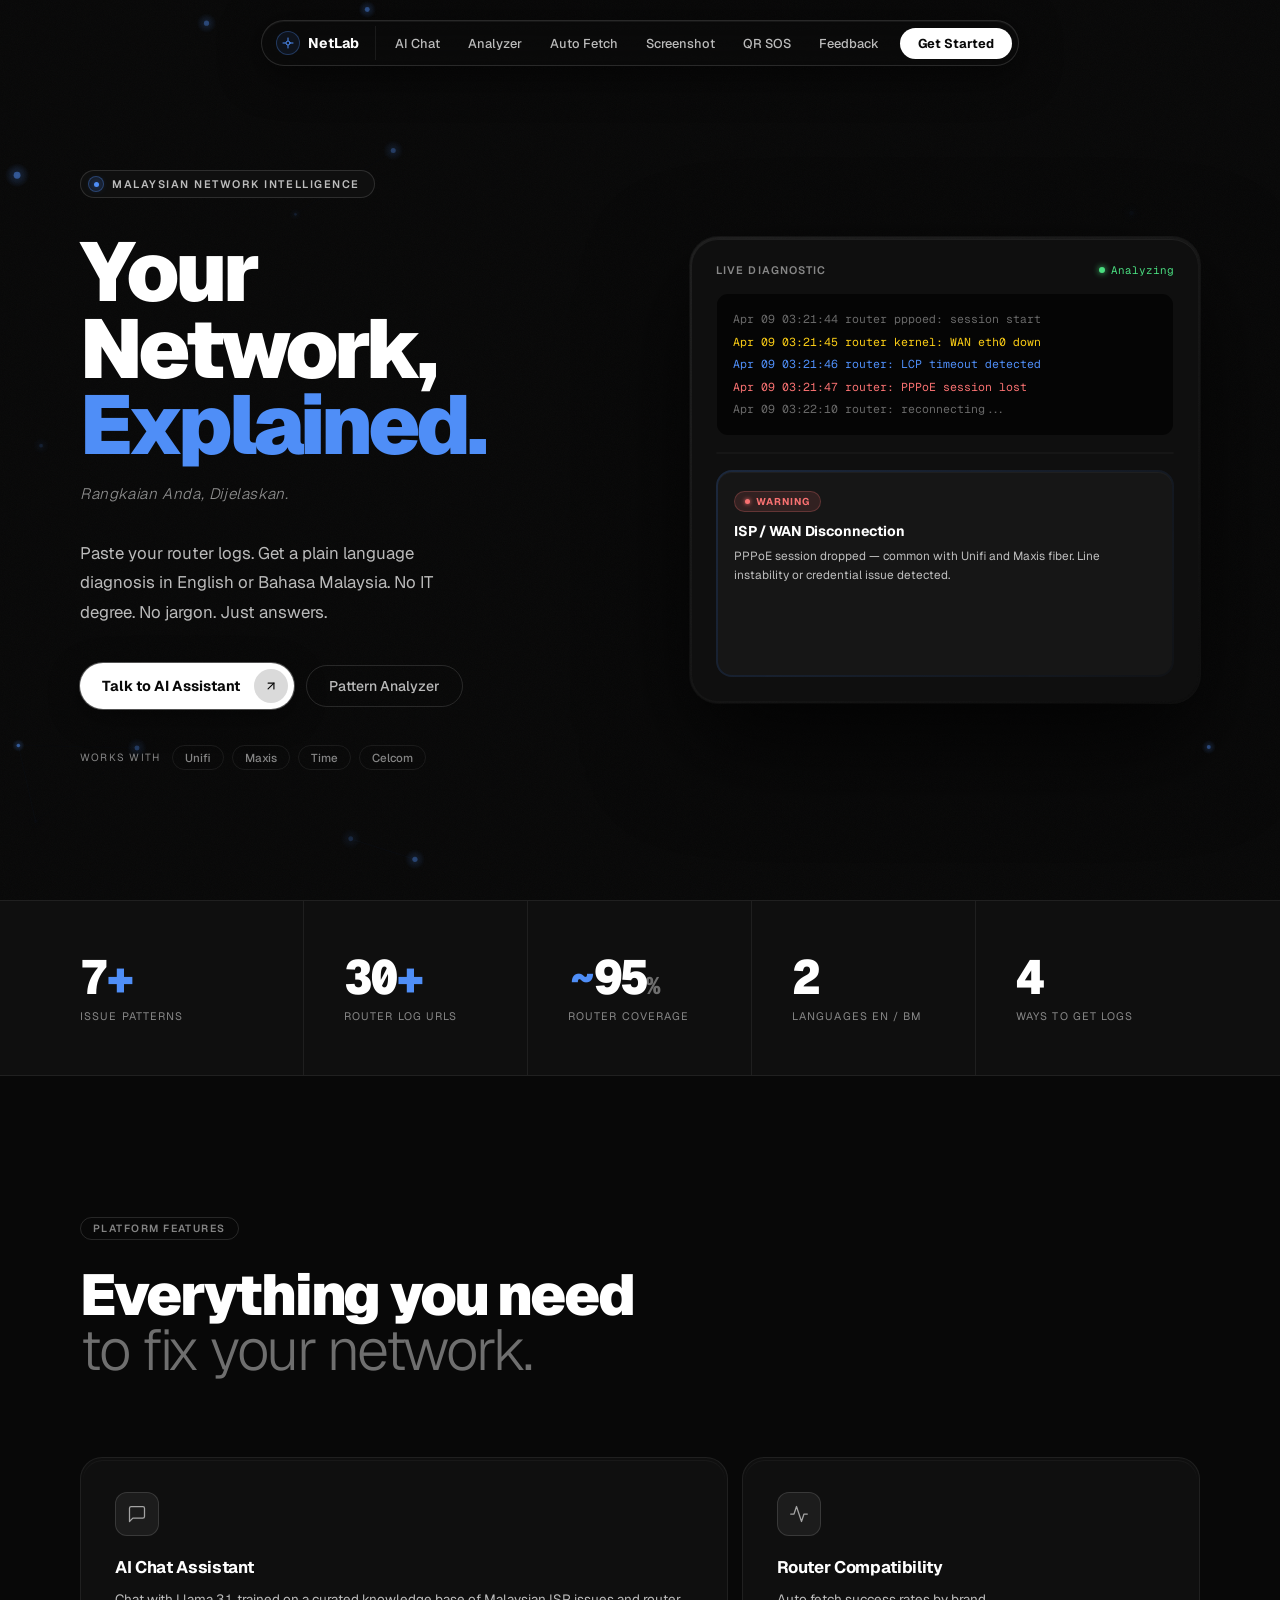
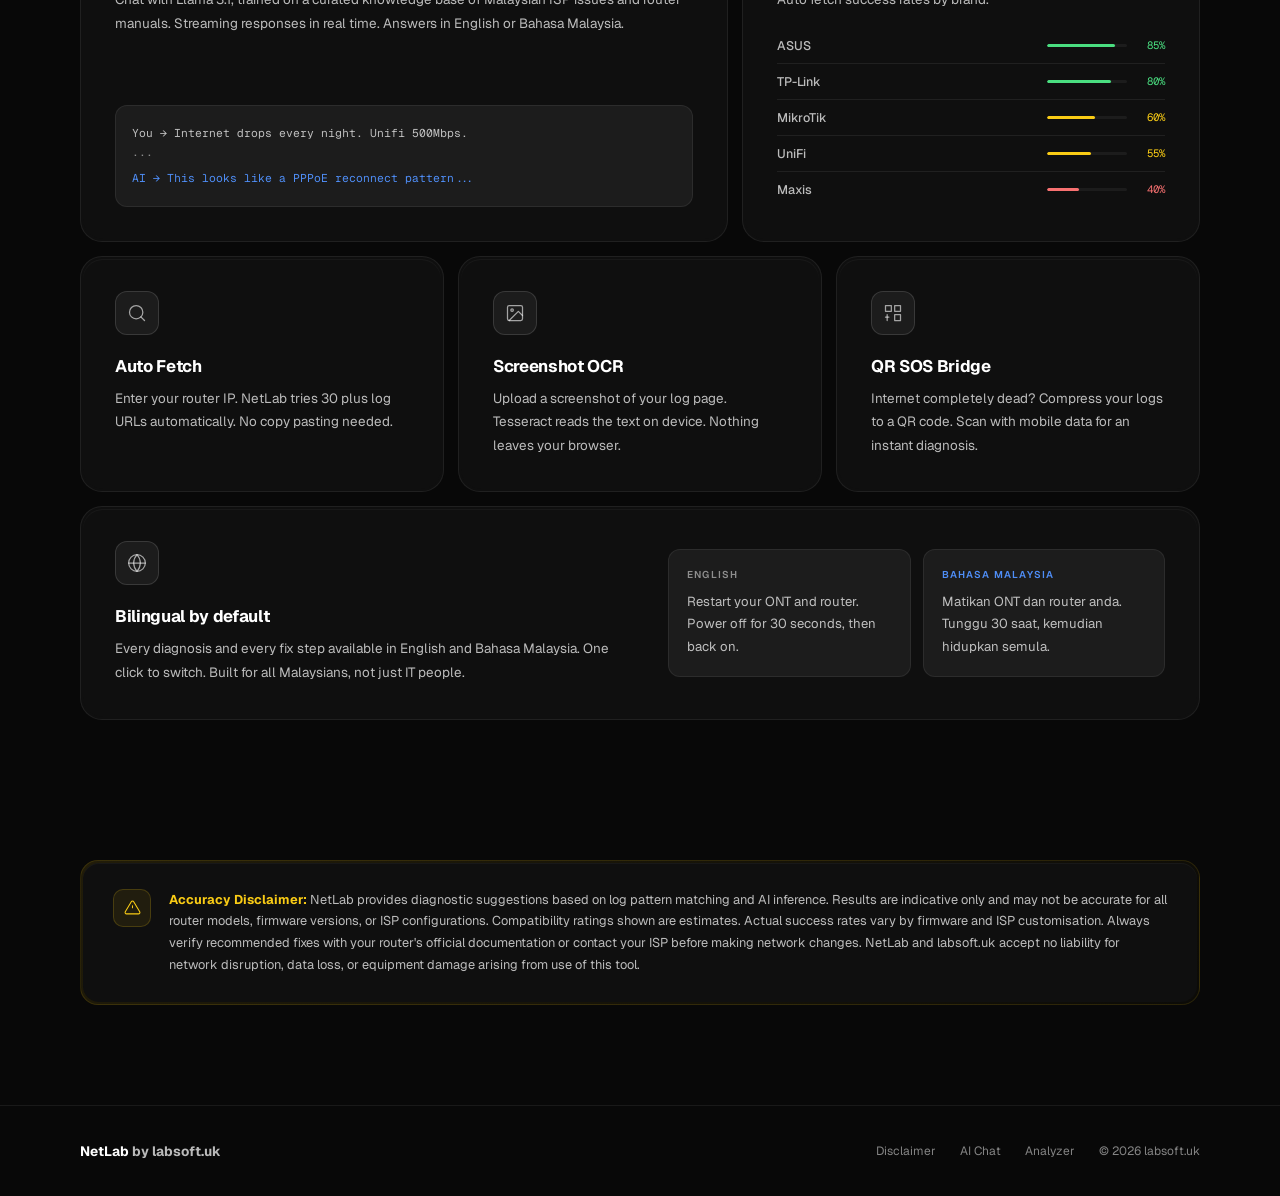
<file: index.html>
<!DOCTYPE html>
<html lang="en">
<head>
  <meta charset="UTF-8"/>
  <meta name="viewport" content="width=device-width, initial-scale=1.0"/>
  <title>NetLab — Your network, explained.</title>
  <link rel="preconnect" href="https://fonts.googleapis.com"/>
  <link rel="preconnect" href="https://fonts.gstatic.com" crossorigin/>
  <link href="https://fonts.googleapis.com/css2?family=Geist:wght@300;400;500;600;700;800;900&family=Geist+Mono:wght@400;500&display=swap" rel="stylesheet"/>
  <style>

    *, *::before, *::after { box-sizing: border-box; margin: 0; padding: 0; }
    html { scroll-behavior: smooth; }

    :root {
      /* Floria contrast: near-black bg, pure white text, single cool accent */
      --bg:        #080808;
      --surface:   #0f0f0f;
      --surface2:  #161616;
      --surface3:  #1c1c1c;
      --border:    rgba(255,255,255,0.07);
      --border-hi: rgba(255,255,255,0.13);

      /* Accent: electric blue — cold, precise, confident */
      --accent:    #4f8ef7;
      --accent-lo: rgba(79,142,247,0.08);
      --accent-md: rgba(79,142,247,0.16);
      --accent-glow: 0 0 60px rgba(79,142,247,0.12);

      --ok:    #4ade80;
      --warn:  #facc15;
      --err:   #f87171;

      --text:  #ffffff;
      --text2: rgba(255,255,255,0.72);
      --text3: rgba(255,255,255,0.4);

      --font:  'Geist', system-ui, sans-serif;
      --mono:  'Geist Mono', monospace;

      --ease: cubic-bezier(0.32, 0.72, 0, 1);
      --ease-soft: cubic-bezier(0.23, 1, 0.32, 1);
    }

    body {
      font-family: var(--font);
      background: var(--bg);
      color: var(--text);
      min-height: 100dvh;
      -webkit-font-smoothing: antialiased;
      overflow-x: hidden;
    }

    a { color: inherit; text-decoration: none; }

    ::-webkit-scrollbar { width: 4px; }
    ::-webkit-scrollbar-track { background: transparent; }
    ::-webkit-scrollbar-thumb { background: rgba(255,255,255,0.08); border-radius: 99px; }

    /* Fixed grain overlay */
    body::after {
      content: '';
      position: fixed; inset: 0; z-index: 1;
      pointer-events: none;
      background-image: url("data:image/svg+xml,%3Csvg viewBox='0 0 256 256' xmlns='http://www.w3.org/2000/svg'%3E%3Cfilter id='n'%3E%3CfeTurbulence type='fractalNoise' baseFrequency='0.9' numOctaves='4' stitchTiles='stitch'/%3E%3C/filter%3E%3Crect width='100%25' height='100%25' filter='url(%23n)' opacity='1'/%3E%3C/svg%3E");
      background-size: 200px 200px;
      opacity: 0.028;
    }

    /* Canvas sits behind everything */
    #bg-canvas {
      position: fixed; inset: 0;
      width: 100%; height: 100%;
      pointer-events: none; z-index: 0;
    }

    /* ══════════════════════════════════════
       FLOATING PILL NAV
    ══════════════════════════════════════ */
    .nav {
      position: fixed;
      top: 20px; left: 50%;
      transform: translateX(-50%);
      z-index: 500;
      display: flex; align-items: center; gap: 2px;
      padding: 5px 6px;
      background: rgba(10,10,10,0.9);
      backdrop-filter: blur(24px) saturate(160%);
      border: 1px solid var(--border-hi);
      border-radius: 99px;
      box-shadow: 0 8px 40px rgba(0,0,0,0.6), inset 0 1px 0 rgba(255,255,255,0.05);
      white-space: nowrap;
    }

    .nav-logo {
      display: flex; align-items: center; gap: 8px;
      padding: 5px 16px 5px 8px;
      font-size: 0.88rem; font-weight: 700;
      border-right: 1px solid var(--border);
      margin-right: 4px;
    }

    .nav-logo-ring {
      width: 24px; height: 24px; border-radius: 50%;
      background: var(--accent-lo);
      border: 1px solid rgba(79,142,247,0.3);
      display: flex; align-items: center; justify-content: center;
    }

    .nav-logo-ring svg { width: 12px; height: 12px; }

    .nav-link {
      padding: 5px 13px;
      border-radius: 99px;
      font-size: 0.8rem; font-weight: 500;
      color: var(--text2);
      transition: color 150ms var(--ease-soft), background 150ms var(--ease-soft);
    }

    .nav-link:hover { color: var(--text); background: rgba(255,255,255,0.07); }
    .nav-link.active { color: var(--text); background: rgba(255,255,255,0.09); font-weight: 600; }

    .nav-cta {
      margin-left: 6px;
      padding: 7px 18px;
      border-radius: 99px;
      font-size: 0.8rem; font-weight: 700;
      background: var(--text);
      color: var(--bg);
      transition: opacity 150ms;
      border: none; cursor: pointer; font-family: var(--font);
    }

    .nav-cta:hover { opacity: 0.88; }
    .nav-cta:active { transform: scale(0.97); }

    /* ══════════════════════════════════════
       HERO — Left aligned, Floria contrast
    ══════════════════════════════════════ */
    .hero {
      position: relative; z-index: 2;
      min-height: 100dvh;
      display: grid;
      grid-template-columns: 1fr 1fr;
      align-items: center;
      max-width: 1400px; margin: 0 auto;
      padding: 120px 80px 80px;
      gap: 100px;
    }

    .hero-left { display: flex; flex-direction: column; gap: 36px; }

    /* Eyebrow */
    .eyebrow {
      display: inline-flex; align-items: center; gap: 8px;
      padding: 5px 14px 5px 7px;
      border-radius: 99px;
      border: 1px solid var(--border-hi);
      background: var(--surface);
      font-size: 0.68rem; font-weight: 600;
      letter-spacing: 0.14em; text-transform: uppercase;
      color: var(--text2); width: fit-content;
      animation: fadeUp 600ms var(--ease-soft) 100ms both;
    }

    .eyebrow-pulse {
      width: 16px; height: 16px; border-radius: 50%;
      background: var(--accent-lo);
      border: 1px solid rgba(79,142,247,0.35);
      display: flex; align-items: center; justify-content: center;
    }

    .eyebrow-pulse::after {
      content: '';
      width: 5px; height: 5px; border-radius: 50%;
      background: var(--accent);
      box-shadow: 0 0 8px var(--accent);
      animation: dotPulse 2s ease-in-out infinite;
    }

    @keyframes dotPulse {
      0%,100% { opacity:1; transform:scale(1); }
      50%      { opacity:0.4; transform:scale(0.7); }
    }

    /* Massive headline — Floria style stark contrast */
    .hero-title {
      font-size: clamp(3.8rem, 6.5vw, 7rem);
      font-weight: 900;
      letter-spacing: -0.05em;
      line-height: 0.92;
      animation: fadeUp 700ms var(--ease-soft) 200ms both;
    }

    .hero-title .white  { color: #ffffff; }
    .hero-title .muted  { color: rgba(255,255,255,0.42); font-weight: 300; }
    .hero-title .accent { color: var(--accent); }

    .hero-sub {
      font-size: 1.05rem;
      color: var(--text2);
      line-height: 1.75;
      max-width: 400px;
      animation: fadeUp 700ms var(--ease-soft) 330ms both;
    }

    /* CTAs */
    .hero-ctas {
      display: flex; align-items: center; gap: 12px;
      animation: fadeUp 700ms var(--ease-soft) 460ms both;
    }

    /* White filled button with nested icon — double-bezel */
    .btn-hero {
      display: inline-flex; align-items: center;
      padding: 6px 6px 6px 22px;
      border-radius: 99px;
      background: #ffffff;
      color: #080808;
      font-weight: 700; font-size: 0.9rem;
      font-family: var(--font);
      border: none; cursor: pointer;
      transition: opacity 150ms, box-shadow 200ms var(--ease-soft), transform 160ms var(--ease-soft);
      box-shadow: 0 0 0 1px rgba(255,255,255,0.3), 0 8px 32px rgba(0,0,0,0.4);
      text-decoration: none;
    }

    .btn-hero:hover { opacity: 0.92; box-shadow: 0 0 0 1px rgba(255,255,255,0.5), 0 12px 48px rgba(0,0,0,0.5); }
    .btn-hero:active { transform: scale(0.97); }

    .btn-hero-icon {
      width: 34px; height: 34px; border-radius: 50%;
      background: rgba(8,8,8,0.15);
      display: flex; align-items: center; justify-content: center;
      margin-left: 14px; flex-shrink: 0;
      transition: transform 200ms var(--ease-soft);
    }

    .btn-hero:hover .btn-hero-icon { transform: translate(2px, -2px) scale(1.1); }
    .btn-hero-icon svg { width: 14px; height: 14px; }

    .btn-outline-pill {
      display: inline-flex; align-items: center; gap: 8px;
      padding: 11px 22px;
      border-radius: 99px;
      border: 1px solid var(--border-hi);
      background: transparent;
      color: var(--text2);
      font-size: 0.88rem; font-weight: 500;
      cursor: pointer; font-family: var(--font);
      transition: color 150ms, border-color 150ms, background 150ms;
      text-decoration: none;
    }

    .btn-outline-pill:hover { color: var(--text); border-color: rgba(255,255,255,0.45); background: rgba(255,255,255,0.04); }
    .btn-outline-pill:active { transform: scale(0.97); }

    /* ISP row */
    .isp-row {
      display: flex; align-items: center; gap: 8px;
      animation: fadeUp 700ms var(--ease-soft) 580ms both;
    }

    .isp-label {
      font-size: 0.65rem; color: rgba(255,255,255,0.5);
      text-transform: uppercase; letter-spacing: 0.12em;
      margin-right: 4px;
    }

    .isp-chip {
      padding: 4px 12px; border-radius: 99px;
      border: 1px solid var(--border);
      font-size: 0.72rem; font-weight: 500; color: rgba(255,255,255,0.5);
      transition: border-color 200ms, color 200ms;
    }

    .isp-chip:hover { border-color: var(--border-hi); color: var(--text2); }

    /* Hero right — diagnostic card */
    .hero-right {
      animation: fadeIn 900ms var(--ease-soft) 400ms both;
    }

    /* Double-bezel outer shell */
    .card-shell {
      border-radius: 28px;
      padding: 2px;
      background: linear-gradient(145deg, rgba(255,255,255,0.09) 0%, rgba(255,255,255,0.02) 100%);
      box-shadow: 0 40px 100px rgba(0,0,0,0.7), 0 0 0 1px rgba(255,255,255,0.06);
    }

    /* Inner core */
    .card-core {
      border-radius: 26px;
      background: var(--surface);
      padding: 24px;
      box-shadow: inset 0 1px 0 rgba(255,255,255,0.07);
      display: flex; flex-direction: column; gap: 16px;
    }

    .dash-header {
      display: flex; align-items: center; justify-content: space-between;
    }

    .dash-label {
      font-size: 0.68rem; font-weight: 600;
      letter-spacing: 0.1em; text-transform: uppercase; color: rgba(255,255,255,0.5);
    }

    .dash-live {
      display: flex; align-items: center; gap: 6px;
      font-size: 0.68rem; color: var(--ok); font-family: var(--mono);
    }

    .live-dot {
      width: 6px; height: 6px; border-radius: 50%;
      background: var(--ok); box-shadow: 0 0 6px var(--ok);
      animation: dotPulse 2s ease-in-out infinite;
    }

    /* Terminal */
    .terminal {
      background: #050505;
      border-radius: 12px;
      border: 1px solid rgba(255,255,255,0.04);
      padding: 14px 16px;
      font-family: var(--mono); font-size: 0.72rem; line-height: 1.95;
      overflow: hidden;
    }

    .tl { display: block; color: rgba(255,255,255,0.4); }
    .tl.hl-blue   { color: #4f8ef7; }
    .tl.hl-red    { color: #f87171; }
    .tl.hl-yellow { color: #facc15; }

    /* Scan bar */
    .scan-track {
      height: 2px; background: var(--surface2); border-radius: 99px; overflow: hidden;
    }

    .scan-fill {
      width: 100%; height: 100%;
      background: linear-gradient(90deg, transparent, var(--accent), transparent);
      transform: translateX(-100%);
      animation: scanSlide 2.4s ease-in-out infinite;
    }

    @keyframes scanSlide { 0%{transform:translateX(-100%)} 100%{transform:translateX(100%)} }

    /* Result inside card */
    .result-card-inner {
      border-radius: 16px; padding: 2px;
      background: linear-gradient(135deg, rgba(79,142,247,0.2), rgba(79,142,247,0.03));
    }

    .result-card-body {
      border-radius: 14px;
      background: var(--surface2);
      padding: 16px;
      box-shadow: inset 0 1px 0 rgba(255,255,255,0.04);
    }

    .sev-chip {
      display: inline-flex; align-items: center; gap: 6px;
      padding: 3px 10px; border-radius: 99px;
      font-size: 0.62rem; font-weight: 700; letter-spacing: 0.1em; text-transform: uppercase;
      background: rgba(248,113,113,0.12); color: #f87171;
      border: 1px solid rgba(248,113,113,0.25);
      margin-bottom: 10px;
    }

    .sev-dot { width:5px; height:5px; border-radius:50%; background:currentColor; box-shadow:0 0 4px currentColor; }

    .result-heading { font-size: 0.88rem; font-weight: 700; letter-spacing: -0.01em; margin-bottom: 6px; }

    .result-body { font-size: 0.74rem; color: var(--text2); line-height: 1.65; }

    .result-steps { margin-top: 12px; display: flex; flex-direction: column; gap: 7px; }

    .result-step {
      display: flex; align-items: flex-start; gap: 8px;
      font-size: 0.71rem; color: var(--text2);
      opacity: 0; transform: translateX(-8px);
      transition: opacity 400ms var(--ease-soft), transform 400ms var(--ease-soft);
    }

    .result-step.shown { opacity:1; transform:translateX(0); }

    .step-badge {
      width:16px; height:16px; border-radius:4px;
      background: var(--accent-lo); border: 1px solid rgba(79,142,247,0.2);
      color: var(--accent); font-size:0.58rem; font-weight:700;
      display:flex; align-items:center; justify-content:center;
      flex-shrink:0; font-family:var(--mono);
    }

    /* ══════════════════════════════════════
       STATS BAR
    ══════════════════════════════════════ */
    .stats-bar {
      position: relative; z-index: 2;
      border-top: 1px solid var(--border);
      border-bottom: 1px solid var(--border);
      background: var(--surface);
    }

    .stats-inner {
      max-width: 1400px; margin: 0 auto; padding: 0 80px;
      display: grid; grid-template-columns: repeat(5,1fr);
    }

    .stat-cell {
      padding: 52px 0 52px 40px;
      border-right: 1px solid var(--border);
      display: flex; flex-direction: column; gap: 8px;
    }

    .stat-cell:first-child { padding-left: 0; }
    .stat-cell:last-child  { border-right: none; }

    .stat-num {
      font-size: 3rem; font-weight: 900;
      letter-spacing: -0.06em; line-height: 1;
      font-family: var(--mono);
      color: var(--text);
    }

    .stat-num .hi { color: var(--accent); }

    .stat-label {
      font-size: 0.68rem; color: rgba(255,255,255,0.5);
      text-transform: uppercase; letter-spacing: 0.1em;
    }

    /* ══════════════════════════════════════
       FEATURES SECTION — Floria contrast heading
    ══════════════════════════════════════ */
    .features {
      position: relative; z-index: 2;
      max-width: 1400px; margin: 0 auto;
      padding: 140px 80px;
    }

    .section-eyebrow {
      display: inline-flex; align-items: center; gap: 8px;
      padding: 4px 12px; border-radius: 99px;
      border: 1px solid var(--border-hi);
      font-size: 0.65rem; font-weight: 600; letter-spacing: 0.14em; text-transform: uppercase;
      color: rgba(255,255,255,0.5); margin-bottom: 28px;
    }

    .section-heading {
      font-size: clamp(2.8rem, 4.5vw, 5.5rem);
      font-weight: 900; letter-spacing: -0.04em; line-height: 0.95;
      margin-bottom: 80px;
    }

    .section-heading .bright { color: #ffffff; }
    .section-heading .dim    { color: rgba(255,255,255,0.42); font-weight: 300; }

    /* Bento grid */
    .bento {
      display: grid;
      grid-template-columns: repeat(12, 1fr);
      gap: 14px;
    }

    /* Card — always visible, no opacity 0 */
    .bcard {
      border-radius: 22px; padding: 2px;
      background: var(--surface);
      border: 1px solid var(--border);
      transition: border-color 300ms var(--ease-soft), box-shadow 300ms var(--ease-soft);
      overflow: hidden;
    }

    .bcard:hover {
      border-color: rgba(79,142,247,0.2);
      box-shadow: 0 20px 60px rgba(0,0,0,0.5);
    }

    .bcard-inner {
      background: var(--surface);
      border-radius: 20px;
      padding: 32px;
      height: 100%;
      box-shadow: inset 0 1px 0 rgba(255,255,255,0.04);
      display: flex; flex-direction: column;
    }

    .b1 { grid-column: span 7; }
    .b2 { grid-column: span 5; }
    .b3 { grid-column: span 4; }
    .b4 { grid-column: span 4; }
    .b5 { grid-column: span 4; }
    .b6 { grid-column: span 12; }

    .bcard-icon {
      width: 44px; height: 44px; border-radius: 12px;
      background: var(--surface3);
      border: 1px solid var(--border-hi);
      display: flex; align-items: center; justify-content: center;
      margin-bottom: 20px; flex-shrink: 0;
    }

    .bcard-icon svg {
      width: 20px; height: 20px;
      stroke: rgba(255,255,255,0.6); fill: none;
      stroke-width: 1.5; stroke-linecap: round; stroke-linejoin: round;
    }

    .bcard-title {
      font-size: 1.05rem; font-weight: 700;
      letter-spacing: -0.02em; margin-bottom: 10px;
      color: var(--text);
    }

    .bcard-desc {
      font-size: 0.84rem; color: var(--text2); line-height: 1.75; flex: 1;
    }

    /* Chat preview inside big card */
    .chat-preview {
      margin-top: 24px; border-radius: 12px;
      background: var(--surface3); border: 1px solid var(--border);
      padding: 16px; font-family: var(--mono); font-size: 0.71rem; line-height: 2;
    }

    .chat-you  { color: var(--text2); }
    .chat-ai   { color: var(--accent); }
    .chat-dots { color: rgba(255,255,255,0.5); }

    /* Compat bars */
    .compat-row {
      display: flex; align-items: center; justify-content: space-between;
      padding: 9px 0; border-bottom: 1px solid var(--border);
      font-size: 0.78rem;
    }

    .compat-row:last-child { border-bottom: none; }
    .compat-brand { color: var(--text2); font-weight: 500; }

    .compat-right { display: flex; align-items: center; gap: 10px; }

    .bar-track {
      width: 80px; height: 3px;
      background: var(--surface3); border-radius: 99px; overflow: hidden;
    }

    .bar-fill { height: 100%; border-radius: 99px; }
    .fill-ok   { background: var(--ok); }
    .fill-warn { background: var(--warn); }
    .fill-err  { background: var(--err); }

    .pct {
      font-family: var(--mono); font-size: 0.67rem; min-width: 28px; text-align: right;
    }

    .pct-ok   { color: var(--ok); }
    .pct-warn { color: var(--warn); }
    .pct-err  { color: var(--err); }

    /* Bilingual side by side */
    .lang-pair {
      display: grid; grid-template-columns: 1fr 1fr; gap: 12px;
    }

    .lang-box {
      background: var(--surface3); border-radius: 12px;
      border: 1px solid var(--border); padding: 18px;
    }

    .lang-tag {
      font-size: 0.62rem; font-weight: 600; letter-spacing: 0.12em;
      text-transform: uppercase; color: rgba(255,255,255,0.5); margin-bottom: 10px;
    }

    .lang-box.active .lang-tag { color: var(--accent); }

    .lang-text { font-size: 0.82rem; color: var(--text2); line-height: 1.7; }

    /* ══════════════════════════════════════
       DISCLAIMER — merged into features section
    ══════════════════════════════════════ */
    .disclaimer-wrap {
      position: relative; z-index: 2;
      max-width: 1400px; margin: 0 auto;
      padding: 0 80px 100px;
    }

    .disclaimer-box {
      border-radius: 18px; padding: 2px;
      background: linear-gradient(135deg, rgba(250,204,21,0.1), rgba(250,204,21,0.02));
      border: 1px solid rgba(250,204,21,0.12);
    }

    .disclaimer-body {
      border-radius: 16px;
      background: var(--surface);
      padding: 26px 30px;
      box-shadow: inset 0 1px 0 rgba(255,255,255,0.04);
      display: flex; gap: 18px; align-items: flex-start;
    }

    .disc-icon {
      width: 38px; height: 38px; border-radius: 10px;
      background: rgba(250,204,21,0.08);
      border: 1px solid rgba(250,204,21,0.18);
      display: flex; align-items: center; justify-content: center; flex-shrink: 0;
    }

    .disc-icon svg { width: 17px; height: 17px; stroke: var(--warn); fill: none; stroke-width: 1.5; }

    .disc-text { font-size: 0.8rem; color: var(--text2); line-height: 1.7; }
    .disc-text strong { color: var(--warn); }

    /* ══════════════════════════════════════
       FOOTER
    ══════════════════════════════════════ */
    footer {
      position: relative; z-index: 2;
      border-top: 1px solid var(--border);
      max-width: 1400px; margin: 0 auto;
      padding: 36px 80px;
      display: flex; align-items: center; justify-content: space-between;
    }

    .footer-brand { font-size: 0.85rem; font-weight: 700; color: var(--text2); }
    .footer-brand span { color: var(--text); }

    .footer-links {
      display: flex; gap: 24px; font-size: 0.75rem; color: rgba(255,255,255,0.5);
    }

    .footer-links a { transition: color 150ms; }
    .footer-links a:hover { color: var(--text2); }

    /* ══════════════════════════════════════
       KEYFRAMES
    ══════════════════════════════════════ */
    @keyframes fadeUp {
      from { opacity: 0; transform: translateY(18px); }
      to   { opacity: 1; transform: translateY(0); }
    }

    @keyframes fadeIn {
      from { opacity: 0; }
      to   { opacity: 1; }
    }

  </style>
</head>
<body>

<canvas id="bg-canvas"></canvas>

<!-- ══ NAV ══════════════════════════════════ -->
<nav class="nav">
  <div class="nav-logo">
    <div class="nav-logo-ring">
      <svg viewBox="0 0 24 24" fill="none" stroke="#4f8ef7" stroke-width="2" stroke-linecap="round">
        <circle cx="12" cy="12" r="4"/>
        <line x1="12" y1="2" x2="12" y2="7"/>
        <line x1="12" y1="17" x2="12" y2="22"/>
        <line x1="2" y1="12" x2="7" y2="12"/>
        <line x1="17" y1="12" x2="22" y2="12"/>
      </svg>
    </div>
    NetLab
  </div>
  <a href="chat.html"       class="nav-link">AI Chat</a>
  <a href="analyzer.html"   class="nav-link">Analyzer</a>
  <a href="auto-fetch.html" class="nav-link">Auto Fetch</a>
  <a href="screenshot.html" class="nav-link">Screenshot</a>
  <a href="qr.html"         class="nav-link">QR SOS</a>
  <a href="feedback.html"   class="nav-link">Feedback</a>
  <a href="chat.html"       class="nav-cta">Get Started</a>
</nav>

<!-- ══ HERO ══════════════════════════════════ -->
<section class="hero">

  <div class="hero-left">
    <div class="eyebrow">
      <div class="eyebrow-pulse"></div>
      Malaysian Network Intelligence
    </div>

    <h1 class="hero-title">
      <span class="white">Your</span><br>
      <span class="white">Network,</span><br>
      <span class="accent">Explained.</span>
    </h1>

    <p style="font-size:0.95rem; color:rgba(255,255,255,0.55); letter-spacing:0.04em; margin-top:-16px; font-style:italic; font-weight:300;">Rangkaian Anda, Dijelaskan.</p>

    <p class="hero-sub">
      Paste your router logs. Get a plain language diagnosis in English or Bahasa Malaysia.
      No IT degree. No jargon. Just answers.
    </p>

    <div class="hero-ctas">
      <a href="chat.html" class="btn-hero">
        Talk to AI Assistant
        <div class="btn-hero-icon">
          <svg viewBox="0 0 24 24" fill="none" stroke="currentColor" stroke-width="2" stroke-linecap="round">
            <line x1="7" y1="17" x2="17" y2="7"/>
            <polyline points="7 7 17 7 17 17"/>
          </svg>
        </div>
      </a>
      <a href="analyzer.html" class="btn-outline-pill">Pattern Analyzer</a>
    </div>

    <div class="isp-row">
      <span class="isp-label">Works with</span>
      <span class="isp-chip">Unifi</span>
      <span class="isp-chip">Maxis</span>
      <span class="isp-chip">Time</span>
      <span class="isp-chip">Celcom</span>
    </div>
  </div>

  <!-- Hero right: animated diagnostic card -->
  <div class="hero-right">
    <div class="card-shell">
      <div class="card-core">

        <div class="dash-header">
          <span class="dash-label">Live Diagnostic</span>
          <span class="dash-live">
            <span class="live-dot"></span>
            Analyzing
          </span>
        </div>

        <div class="terminal">
          <span class="tl">Apr 09 03:21:44 router pppoed: session start</span>
          <span class="tl hl-yellow">Apr 09 03:21:45 router kernel: WAN eth0 down</span>
          <span class="tl hl-blue">Apr 09 03:21:46 router: LCP timeout detected</span>
          <span class="tl hl-red">Apr 09 03:21:47 router: PPPoE session lost</span>
          <span class="tl">Apr 09 03:22:10 router: reconnecting...</span>
        </div>

        <div class="scan-track"><div class="scan-fill"></div></div>

        <div class="result-card-inner">
          <div class="result-card-body">
            <div class="sev-chip"><span class="sev-dot"></span>Warning</div>
            <div class="result-heading">ISP / WAN Disconnection</div>
            <div class="result-body">PPPoE session dropped — common with Unifi and Maxis fiber. Line instability or credential issue detected.</div>
            <div class="result-steps" id="hero-steps">
              <div class="result-step"><span class="step-badge">1</span><span>Restart ONT and router (30s off)</span></div>
              <div class="result-step"><span class="step-badge">2</span><span>Verify PPPoE credentials in router settings</span></div>
              <div class="result-step"><span class="step-badge">3</span><span>Call Unifi: 1300-88-1221</span></div>
            </div>
          </div>
        </div>

      </div>
    </div>
  </div>

</section>

<!-- ══ STATS ══════════════════════════════════ -->
<div class="stats-bar">
  <div class="stats-inner">
    <div class="stat-cell">
      <div class="stat-num">7<span class="hi">+</span></div>
      <div class="stat-label">Issue Patterns</div>
    </div>
    <div class="stat-cell">
      <div class="stat-num">30<span class="hi">+</span></div>
      <div class="stat-label">Router Log URLs</div>
    </div>
    <div class="stat-cell">
      <div class="stat-num"><span class="hi">~</span>95<span style="font-size:0.5em;color:var(--text3)">%</span></div>
      <div class="stat-label">Router Coverage</div>
    </div>
    <div class="stat-cell">
      <div class="stat-num">2</div>
      <div class="stat-label">Languages EN / BM</div>
    </div>
    <div class="stat-cell">
      <div class="stat-num">4</div>
      <div class="stat-label">Ways to Get Logs</div>
    </div>
  </div>
</div>

<!-- ══ FEATURES ══════════════════════════════ -->
<section class="features">

  <div class="section-eyebrow">Platform Features</div>
  <h2 class="section-heading">
    <span class="bright">Everything you need</span><br>
    <span class="dim">to fix your network.</span>
  </h2>

  <div class="bento">

    <!-- AI Chat wide -->
    <div class="bcard b1">
      <div class="bcard-inner">
        <div class="bcard-icon">
          <svg viewBox="0 0 24 24"><path d="M21 15a2 2 0 0 1-2 2H7l-4 4V5a2 2 0 0 1 2-2h14a2 2 0 0 1 2 2z"/></svg>
        </div>
        <div class="bcard-title">AI Chat Assistant</div>
        <div class="bcard-desc">Chat with Llama 3.1, trained on a curated knowledge base of Malaysian ISP issues and router manuals. Streaming responses in real time. Answers in English or Bahasa Malaysia.</div>
        <div class="chat-preview">
          <span class="chat-you">You  →  Internet drops every night. Unifi 500Mbps.</span><br>
          <span class="chat-dots">      ···</span><br>
          <span class="chat-ai">AI   →  This looks like a PPPoE reconnect pattern...</span>
        </div>
      </div>
    </div>

    <!-- Compat table -->
    <div class="bcard b2">
      <div class="bcard-inner">
        <div class="bcard-icon">
          <svg viewBox="0 0 24 24"><polyline points="22 12 18 12 15 21 9 3 6 12 2 12"/></svg>
        </div>
        <div class="bcard-title">Router Compatibility</div>
        <div class="bcard-desc" style="margin-bottom:16px;">Auto fetch success rates by brand.</div>
        <div>
          <div class="compat-row">
            <span class="compat-brand">ASUS</span>
            <div class="compat-right">
              <div class="bar-track"><div class="bar-fill fill-ok" style="width:85%"></div></div>
              <span class="pct pct-ok">85%</span>
            </div>
          </div>
          <div class="compat-row">
            <span class="compat-brand">TP-Link</span>
            <div class="compat-right">
              <div class="bar-track"><div class="bar-fill fill-ok" style="width:80%"></div></div>
              <span class="pct pct-ok">80%</span>
            </div>
          </div>
          <div class="compat-row">
            <span class="compat-brand">MikroTik</span>
            <div class="compat-right">
              <div class="bar-track"><div class="bar-fill fill-warn" style="width:60%"></div></div>
              <span class="pct pct-warn">60%</span>
            </div>
          </div>
          <div class="compat-row">
            <span class="compat-brand">UniFi</span>
            <div class="compat-right">
              <div class="bar-track"><div class="bar-fill fill-warn" style="width:55%"></div></div>
              <span class="pct pct-warn">55%</span>
            </div>
          </div>
          <div class="compat-row">
            <span class="compat-brand">Maxis</span>
            <div class="compat-right">
              <div class="bar-track"><div class="bar-fill fill-err" style="width:40%"></div></div>
              <span class="pct pct-err">40%</span>
            </div>
          </div>
        </div>
      </div>
    </div>

    <!-- Auto Fetch -->
    <div class="bcard b3">
      <div class="bcard-inner">
        <div class="bcard-icon">
          <svg viewBox="0 0 24 24"><circle cx="11" cy="11" r="8"/><line x1="21" y1="21" x2="16.65" y2="16.65"/></svg>
        </div>
        <div class="bcard-title">Auto Fetch</div>
        <div class="bcard-desc">Enter your router IP. NetLab tries 30 plus log URLs automatically. No copy pasting needed.</div>
      </div>
    </div>

    <!-- Screenshot OCR -->
    <div class="bcard b4">
      <div class="bcard-inner">
        <div class="bcard-icon">
          <svg viewBox="0 0 24 24"><rect x="3" y="3" width="18" height="18" rx="2"/><circle cx="8.5" cy="8.5" r="1.5"/><polyline points="21 15 16 10 5 21"/></svg>
        </div>
        <div class="bcard-title">Screenshot OCR</div>
        <div class="bcard-desc">Upload a screenshot of your log page. Tesseract reads the text on device. Nothing leaves your browser.</div>
      </div>
    </div>

    <!-- QR SOS -->
    <div class="bcard b5">
      <div class="bcard-inner">
        <div class="bcard-icon">
          <svg viewBox="0 0 24 24"><rect x="3" y="3" width="7" height="7"/><rect x="14" y="3" width="7" height="7"/><rect x="14" y="14" width="7" height="7"/><line x1="3" y1="17" x2="7" y2="17"/><line x1="5" y1="14" x2="5" y2="21"/></svg>
        </div>
        <div class="bcard-title">QR SOS Bridge</div>
        <div class="bcard-desc">Internet completely dead? Compress your logs to a QR code. Scan with mobile data for an instant diagnosis.</div>
      </div>
    </div>

    <!-- Bilingual wide -->
    <div class="bcard b6">
      <div class="bcard-inner" style="flex-direction:row; align-items:center; gap:56px;">
        <div style="flex:1; min-width:0;">
          <div class="bcard-icon">
            <svg viewBox="0 0 24 24"><circle cx="12" cy="12" r="10"/><line x1="2" y1="12" x2="22" y2="12"/><path d="M12 2a15.3 15.3 0 0 1 4 10 15.3 15.3 0 0 1-4 10 15.3 15.3 0 0 1-4-10 15.3 15.3 0 0 1 4-10z"/></svg>
          </div>
          <div class="bcard-title">Bilingual by default</div>
          <div class="bcard-desc">Every diagnosis and every fix step available in English and Bahasa Malaysia. One click to switch. Built for all Malaysians, not just IT people.</div>
        </div>
        <div class="lang-pair" style="flex:1; min-width:0;">
          <div class="lang-box">
            <div class="lang-tag">English</div>
            <div class="lang-text">Restart your ONT and router. Power off for 30 seconds, then back on.</div>
          </div>
          <div class="lang-box active">
            <div class="lang-tag">Bahasa Malaysia</div>
            <div class="lang-text">Matikan ONT dan router anda. Tunggu 30 saat, kemudian hidupkan semula.</div>
          </div>
        </div>
      </div>
    </div>

  </div>
</section>

<!-- ══ DISCLAIMER ══════════════════════════════ -->
<div class="disclaimer-wrap" id="disclaimer">
  <div class="disclaimer-box">
    <div class="disclaimer-body">
      <div class="disc-icon">
        <svg viewBox="0 0 24 24"><path d="M10.29 3.86L1.82 18a2 2 0 0 0 1.71 3h16.94a2 2 0 0 0 1.71-3L13.71 3.86a2 2 0 0 0-3.42 0z"/><line x1="12" y1="9" x2="12" y2="13"/><line x1="12" y1="17" x2="12.01" y2="17"/></svg>
      </div>
      <div class="disc-text">
        <strong>Accuracy Disclaimer:</strong> NetLab provides diagnostic suggestions based on log pattern matching and AI inference. Results are indicative only and may not be accurate for all router models, firmware versions, or ISP configurations. Compatibility ratings shown are estimates. Actual success rates vary by firmware and ISP customisation. Always verify recommended fixes with your router's official documentation or contact your ISP before making network changes. NetLab and labsoft.uk accept no liability for network disruption, data loss, or equipment damage arising from use of this tool.
      </div>
    </div>
  </div>
</div>

<!-- ══ FOOTER ══════════════════════════════════ -->
<footer>
  <div class="footer-brand"><span>NetLab</span> by labsoft.uk</div>
  <div class="footer-links">
    <a href="#disclaimer">Disclaimer</a>
    <a href="chat.html">AI Chat</a>
    <a href="analyzer.html">Analyzer</a>
    <span>© 2026 labsoft.uk</span>
  </div>
</footer>

<!-- ══ SCRIPTS ══════════════════════════════════ -->
<script>
/* Canvas: network nodes */
(function(){
  const c = document.getElementById('bg-canvas');
  if (!c) return;
  const ctx = c.getContext('2d');
  let W, H;
  function resize(){ W = c.width = innerWidth; H = c.height = innerHeight; }
  resize(); window.addEventListener('resize', resize);

  const N = Array.from({length:20}, () => ({
    x: Math.random()*innerWidth,
    y: Math.random()*innerHeight,
    vx: (Math.random()-.5)*.22,
    vy: (Math.random()-.5)*.22,
    r: 1+Math.random()*1.5,
    t: Math.random()*Math.PI*2,
    ts: .01+Math.random()*.015
  }));

  function draw(){
    ctx.clearRect(0,0,W,H);
    for(let i=0;i<N.length;i++){
      const n=N[i];
      n.x+=n.vx; n.y+=n.vy; n.t+=n.ts;
      if(n.x<-50) n.x=W+50; if(n.x>W+50) n.x=-50;
      if(n.y<-50) n.y=H+50; if(n.y>H+50) n.y=-50;

      for(let j=i+1;j<N.length;j++){
        const m=N[j], dx=n.x-m.x, dy=n.y-m.y, d=Math.sqrt(dx*dx+dy*dy);
        if(d<160){
          ctx.beginPath(); ctx.moveTo(n.x,n.y); ctx.lineTo(m.x,m.y);
          ctx.strokeStyle=`rgba(79,142,247,${(1-d/160)*.1})`;
          ctx.lineWidth=.6; ctx.stroke();
        }
      }

      const p=.5+.5*Math.sin(n.t);
      const g=ctx.createRadialGradient(n.x,n.y,0,n.x,n.y,n.r*5);
      g.addColorStop(0,`rgba(79,142,247,${p*.25})`);
      g.addColorStop(1,'rgba(79,142,247,0)');
      ctx.beginPath(); ctx.arc(n.x,n.y,n.r*5,0,Math.PI*2);
      ctx.fillStyle=g; ctx.fill();
      ctx.beginPath(); ctx.arc(n.x,n.y,n.r*(1+p*.4),0,Math.PI*2);
      ctx.fillStyle=`rgba(79,142,247,${p*.5})`; ctx.fill();
    }
    requestAnimationFrame(draw);
  }
  draw();
})();

/* Hero steps stagger in */
document.addEventListener('DOMContentLoaded', () => {
  const steps = document.querySelectorAll('#hero-steps .result-step');
  steps.forEach((s, i) => setTimeout(() => s.classList.add('shown'), 1600 + i * 320));
});
</script>

</body>
</html>
</file>
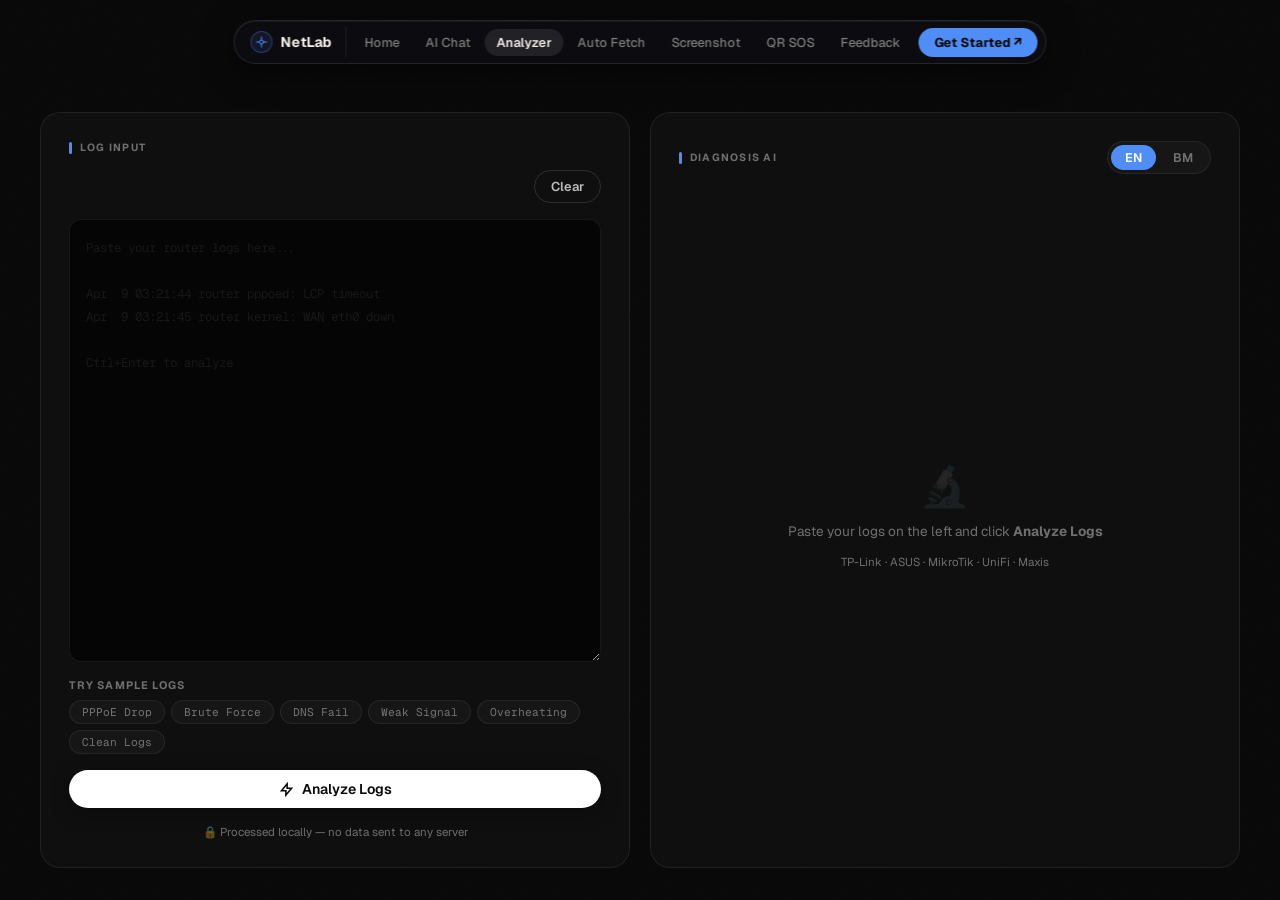
<file: analyzer.html>
<!DOCTYPE html>
<html lang="en">
<head>
  <meta charset="UTF-8"/>
  <meta name="viewport" content="width=device-width, initial-scale=1.0"/>
  <title>NetLab — Penganalisis Log</title>
  <link rel="stylesheet" href="css/style.css"/>
</head>
<body>
<script src="js/nav.js" defer></script>

<div class="page">
  <div class="analyzer-wrap">

    <!-- LEFT: INPUT -->
    <div class="panel">
      <div class="panel-label">Log Input</div>

      <div style="display:flex;align-items:center;justify-content:flex-end;">
        <button class="btn btn-ghost btn-sm" onclick="document.getElementById('log-input').value=''">Clear</button>
      </div>

      <textarea id="log-input" class="log-input"
        placeholder="Paste your router logs here...

Apr  9 03:21:44 router pppoed: LCP timeout
Apr  9 03:21:45 router kernel: WAN eth0 down

Ctrl+Enter to analyze"></textarea>

      <div>
        <div style="font-size:0.68rem;color:var(--text3);margin-bottom:8px;font-weight:700;text-transform:uppercase;letter-spacing:0.1em;">Try sample logs</div>
        <div style="display:flex;flex-wrap:wrap;gap:6px;">
          <span class="sample-tag" onclick="loadSample('pppoe')">PPPoE Drop</span>
          <span class="sample-tag" onclick="loadSample('bruteforce')">Brute Force</span>
          <span class="sample-tag" onclick="loadSample('dns')">DNS Fail</span>
          <span class="sample-tag" onclick="loadSample('signal')">Weak Signal</span>
          <span class="sample-tag" onclick="loadSample('heat')">Overheating</span>
          <span class="sample-tag" onclick="loadSample('clean')">Clean Logs</span>
        </div>
      </div>

      <button id="analyze-btn" class="btn btn-white btn-full" onclick="startAnalysis()">
        <svg width="15" height="15" viewBox="0 0 24 24" fill="none" stroke="currentColor" stroke-width="2.5" stroke-linecap="round"><path d="M13 10V3L4 14h7v7l9-11h-7z"/></svg>
        Analyze Logs
      </button>

      <div style="text-align:center;font-size:0.72rem;color:var(--text3);">
        🔒 Processed locally — no data sent to any server
      </div>
    </div>

    <!-- RIGHT: RESULT -->
    <div class="panel">
      <div style="display:flex;align-items:center;justify-content:space-between;">
        <div class="panel-label">Diagnosis AI</div>
        <div class="lang-toggle">
          <button class="lang-btn active" data-lang="en">EN</button>
          <button class="lang-btn" data-lang="bm">BM</button>
        </div>
      </div>

      <div class="result-empty" id="result-empty">
        <div style="font-size:2.5rem;opacity:0.25;">🔬</div>
        <div>Paste your logs on the left and click <strong>Analyze Logs</strong></div>
        <div style="font-size:0.72rem;margin-top:4px;">TP-Link · ASUS · MikroTik · UniFi · Maxis</div>
      </div>

      <div class="loading-state" id="loading-state">
        <div class="loader-ring"></div>
        <div class="loader-text" id="loader-text">Scanning log patterns...</div>
        <div class="progress-wrap"><div class="progress-fill" id="progress-fill"></div></div>
      </div>

      <div class="result-card" id="result-card">
        <div style="display:flex;align-items:center;justify-content:space-between;flex-wrap:wrap;gap:8px;">
          <span class="sev-pill" id="severity-pill">🟢 OK</span>
          <span class="router-chip font-mono" id="router-chip">📡 Not detected</span>
        </div>

        <div class="result-title" id="result-title"></div>
        <div class="result-explanation" id="result-explanation"></div>

        <div>
          <div style="font-size:0.65rem;font-weight:700;letter-spacing:0.1em;text-transform:uppercase;color:var(--text3);margin-bottom:10px;">Fix Steps</div>
          <ul class="result-steps" id="result-steps"></ul>
        </div>

        <div style="display:flex;gap:8px;flex-wrap:wrap;">
          <a href="chat.html" class="btn btn-ghost btn-sm">💬 Ask AI for more help</a>
          <button class="btn btn-ghost btn-sm" onclick="copyResult()">📋 Copy</button>
        </div>

        <div class="disclaimer-inline">
          ⚠️ <strong>Indicative result only.</strong> Results may vary by router model and firmware version. Verify with router manual before making changes.
          <a href="index.html#disclaimer">Full disclaimer →</a>
        </div>
      </div>
    </div>

  </div>
</div>

<script src="js/analyzer.js"></script>
<script>
const SAMPLES = {
  pppoe: `Apr  9 03:21:44 router pppoed[1234]: LCP timeout sending Config-Requests\nApr  9 03:21:45 router pppoed[1234]: PPPoE connection lost\nApr  9 03:21:46 router kernel: WAN interface eth0 down\nApr  9 03:22:10 router pppoed[1234]: PPPoE session terminated`,
  bruteforce: `Apr  9 02:14:11 router dropbear[8812]: brute force attempt detected from 103.45.22.100\nApr  9 02:14:12 router sshd: Failed password for root from 103.45.22.100\nApr  9 02:14:14 router firewall: SYN flood detected from 185.220.101.47`,
  dns: `Apr  9 04:05:12 router dnsmasq: DNS NXDOMAIN reply for google.com\nApr  9 04:05:13 router dnsmasq: DNS resolution failed for cloudflare.com\nApr  9 04:05:14 router dnsmasq: Upstream DNS 210.186.1.1 not responding`,
  signal: `Apr  9 01:32:01 router hostapd: STA 68:2f:67:ab:cd:ef RSSI -82 dBm weak signal\nApr  9 01:32:05 router hostapd: STA dc:a6:32:11:22:33 signal poor RSSI -88 dBm`,
  heat: `Apr  9 05:44:01 router thermal: CPU temperature 87C approaching throttle\nApr  9 05:44:10 router thermal: System temperature high 91C\nApr  9 05:44:15 router thermal: overheat protection triggered`,
  clean: `Apr  9 06:00:01 router system: All services running normally\nApr  9 06:00:02 router dhcp: Lease renewed for 192.168.1.105\nApr  9 06:00:05 router wlan0: Station connected RSSI -48 dBm`,
};

function loadSample(k) {
  document.getElementById('log-input').value = SAMPLES[k] || '';
  document.getElementById('log-input').focus();
}

function copyResult() {
  const title = document.getElementById('result-title').textContent;
  const expl  = document.getElementById('result-explanation').textContent;
  const steps = [...document.querySelectorAll('#result-steps li')]
    .map((li,i) => `${i+1}. ${li.querySelector('span:last-child').textContent}`).join('\n');
  navigator.clipboard.writeText(`NetLab Diagnosis\n\n${title}\n\n${expl}\n\nFix Steps:\n${steps}\n\n— netlab.labsoft.uk`);
}

window.addEventListener('DOMContentLoaded', () => {
  const saved = sessionStorage.getItem('netlab_logs');
  const src   = new URLSearchParams(location.search).get('source');
  if (saved) {
    sessionStorage.removeItem('netlab_logs');
    document.getElementById('log-input').value = saved;
    if (src) setTimeout(() => startAnalysis(), 600);
  }
});
</script>
</body>
</html>
</file>
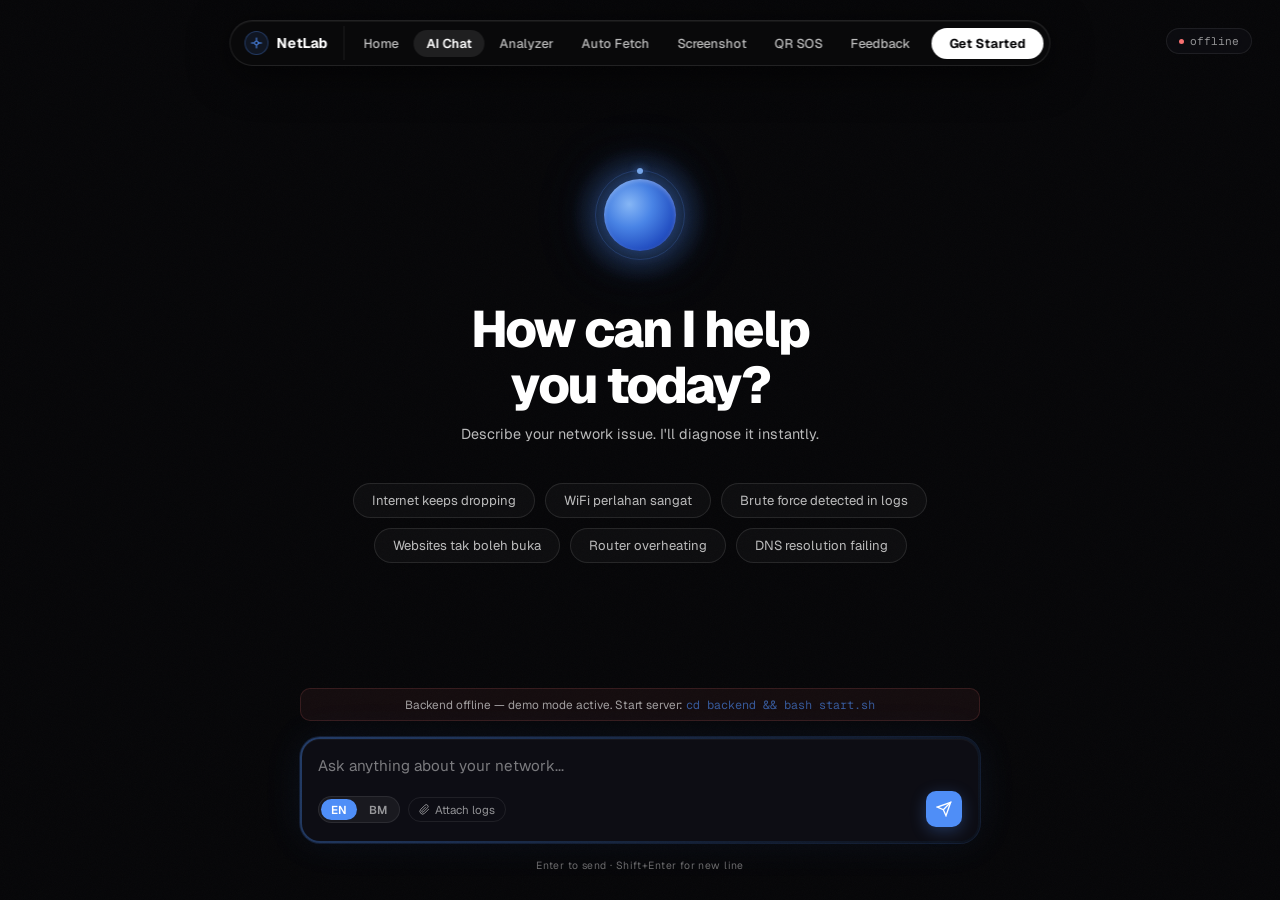
<file: chat.html>
<!DOCTYPE html>
<html lang="en">
<head>
  <meta charset="UTF-8"/>
  <meta name="viewport" content="width=device-width, initial-scale=1.0"/>
  <title>NetLab — AI Assistant</title>
  <link rel="preconnect" href="https://fonts.googleapis.com"/>
  <link href="https://fonts.googleapis.com/css2?family=Geist:wght@300;400;500;600;700;800;900&family=Geist+Mono:wght@400;500&display=swap" rel="stylesheet"/>
  <style>
    *, *::before, *::after { box-sizing: border-box; margin: 0; padding: 0; }
    html, body { height: 100%; }

    :root {
      --bg:      #060608;
      --surface: #0d0d12;
      --border:  rgba(255,255,255,0.08);
      --accent:  #4f8ef7;
      --accent-lo: rgba(79,142,247,0.1);
      --text:    #ffffff;
      --text2:   rgba(255,255,255,0.45);
      --text3:   rgba(255,255,255,0.2);
      --ok:      #4ade80;
      --err:     #f87171;
      --font:    'Geist', system-ui, sans-serif;
      --mono:    'Geist Mono', monospace;
      --ease:    cubic-bezier(0.23, 1, 0.32, 1);
    }

    body {
      font-family: var(--font);
      background: var(--bg);
      color: var(--text);
      -webkit-font-smoothing: antialiased;
      overflow: hidden;
    }

    /* ── Floating pill nav ── */
    .nav {
      position: fixed; top: 20px; left: 50%; transform: translateX(-50%);
      z-index: 500;
      display: flex; align-items: center; gap: 2px; padding: 5px 6px;
      background: rgba(10,10,12,0.9); backdrop-filter: blur(24px);
      border: 1px solid rgba(255,255,255,0.1); border-radius: 99px;
      box-shadow: 0 8px 40px rgba(0,0,0,0.6), inset 0 1px 0 rgba(255,255,255,0.05);
      white-space: nowrap;
    }

    .nav-logo {
      display: flex; align-items: center; gap: 8px; padding: 5px 16px 5px 8px;
      font-size: 0.88rem; font-weight: 700;
      border-right: 1px solid rgba(255,255,255,0.08); margin-right: 4px;
    }

    .nav-logo-ring {
      width: 24px; height: 24px; border-radius: 50%;
      background: var(--accent-lo); border: 1px solid rgba(79,142,247,0.3);
      display: flex; align-items: center; justify-content: center;
    }

    .nav-logo-ring svg { width: 12px; height: 12px; }

    .nav-link {
      padding: 5px 13px; border-radius: 99px;
      font-size: 0.8rem; font-weight: 500; color: rgba(255,255,255,0.72);
      transition: color 150ms var(--ease), background 150ms var(--ease);
      text-decoration: none;
    }

    .nav-link:hover { color: var(--text); background: rgba(255,255,255,0.07); }
    .nav-link.active { color: var(--text); background: rgba(255,255,255,0.09); font-weight: 600; }

    .nav-cta {
      margin-left: 6px; padding: 7px 18px; border-radius: 99px;
      font-size: 0.8rem; font-weight: 700;
      background: var(--text); color: var(--bg);
      border: none; cursor: pointer; font-family: var(--font);
      transition: opacity 150ms; text-decoration: none;
    }
    .nav-cta:hover { opacity: 0.88; }

    /* ── Chat layout ── */
    .chat-wrap {
      height: 100vh;
      display: flex;
      flex-direction: column;
    }

    /* ── Messages area ── */
    .messages {
      flex: 1;
      overflow-y: auto;
      display: flex;
      flex-direction: column;
      align-items: center;
      padding: 100px 24px 0;
      scroll-behavior: smooth;
    }

    .messages::-webkit-scrollbar { width: 4px; }
    .messages::-webkit-scrollbar-track { background: transparent; }
    .messages::-webkit-scrollbar-thumb { background: rgba(255,255,255,0.06); border-radius: 99px; }

    /* ── Welcome state ── */
    .welcome {
      display: flex;
      flex-direction: column;
      align-items: center;
      justify-content: center;
      gap: 36px;
      text-align: center;
      flex: 1;
      width: 100%;
      max-width: 680px;
      padding-bottom: 40px;
      animation: fadeUp 600ms var(--ease) both;
    }

    /* Glowing orb — inspired by Aether */
    .orb-wrap {
      position: relative;
      width: 100px; height: 100px;
      display: flex; align-items: center; justify-content: center;
    }

    .orb-glow {
      position: absolute;
      width: 140px; height: 140px;
      border-radius: 50%;
      background: radial-gradient(circle, rgba(79,142,247,0.35) 0%, rgba(79,142,247,0.08) 50%, transparent 70%);
      animation: orbPulse 3s ease-in-out infinite;
    }

    .orb {
      width: 72px; height: 72px; border-radius: 50%;
      background: radial-gradient(circle at 35% 35%,
        rgba(140,190,255,0.95) 0%,
        rgba(79,142,247,0.9) 35%,
        rgba(40,90,220,0.85) 70%,
        rgba(20,50,160,0.8) 100%
      );
      box-shadow:
        0 0 40px rgba(79,142,247,0.5),
        0 0 80px rgba(79,142,247,0.2),
        inset 0 2px 4px rgba(255,255,255,0.3);
      position: relative;
      z-index: 1;
      animation: orbFloat 4s ease-in-out infinite;
    }

    /* Orbiting dot */
    .orb-orbit {
      position: absolute;
      width: 90px; height: 90px;
      border-radius: 50%;
      border: 1px solid rgba(79,142,247,0.2);
      animation: orbitSpin 4s linear infinite;
    }

    .orb-orbit::after {
      content: '';
      position: absolute;
      top: -3px; left: 50%;
      width: 6px; height: 6px;
      border-radius: 50%;
      background: rgba(140,190,255,0.9);
      box-shadow: 0 0 8px rgba(79,142,247,0.8);
      transform: translateX(-50%);
    }

    @keyframes orbPulse {
      0%,100% { opacity: 0.7; transform: scale(1); }
      50%      { opacity: 1;   transform: scale(1.1); }
    }

    @keyframes orbFloat {
      0%,100% { transform: translateY(0); }
      50%      { transform: translateY(-6px); }
    }

    @keyframes orbitSpin {
      from { transform: rotate(0deg); }
      to   { transform: rotate(360deg); }
    }

    .welcome-heading {
      font-size: clamp(2rem, 5vw, 3.2rem);
      font-weight: 800;
      letter-spacing: -0.04em;
      line-height: 1.1;
    }

    .welcome-sub {
      font-size: 0.9rem;
      color: rgba(255,255,255,0.72);
      max-width: 380px;
      line-height: 1.65;
    }

    /* Suggestion pills — Aether style */
    .suggestions {
      display: flex;
      flex-wrap: wrap;
      gap: 10px;
      justify-content: center;
      max-width: 600px;
    }

    .suggestion {
      padding: 8px 18px;
      border-radius: 99px;
      border: 1px solid rgba(255,255,255,0.1);
      background: rgba(255,255,255,0.03);
      font-size: 0.82rem;
      color: rgba(255,255,255,0.72);
      cursor: pointer;
      transition: border-color 150ms var(--ease), color 150ms var(--ease), background 150ms var(--ease), transform 160ms var(--ease);
      font-family: var(--font);
      white-space: nowrap;
    }

    .suggestion:hover {
      border-color: rgba(79,142,247,0.4);
      color: var(--text);
      background: rgba(79,142,247,0.06);
    }

    .suggestion:active { transform: scale(0.97); }

    /* ── Messages thread ── */
    .thread {
      display: flex;
      flex-direction: column;
      gap: 28px;
      width: 100%;
      max-width: 680px;
      padding-bottom: 40px;
    }

    .msg { display: flex; gap: 14px; animation: fadeUp 250ms var(--ease); }
    .msg.user { flex-direction: row-reverse; }

    .msg-avatar {
      width: 28px; height: 28px; border-radius: 8px; flex-shrink: 0;
      display: flex; align-items: center; justify-content: center; align-self: flex-end;
    }

    .msg.ai .msg-avatar {
      background: var(--accent-lo); border: 1px solid rgba(79,142,247,0.2);
    }

    .msg.ai .msg-avatar svg { width: 14px; height: 14px; stroke: var(--accent); fill: none; stroke-width: 1.5; }

    .msg.user .msg-avatar {
      background: rgba(255,255,255,0.06); border: 1px solid rgba(255,255,255,0.08);
    }

    .msg.user .msg-avatar svg { width: 14px; height: 14px; stroke: var(--text3); fill: none; stroke-width: 1.5; }

    .msg-bubble {
      padding: 12px 18px; border-radius: 18px;
      font-size: 0.88rem; line-height: 1.72; word-break: break-word;
      max-width: calc(100% - 48px);
    }

    .msg.ai .msg-bubble {
      background: rgba(255,255,255,0.04);
      border: 1px solid rgba(255,255,255,0.07);
      border-bottom-left-radius: 4px;
    }

    .msg.user .msg-bubble {
      background: var(--accent);
      color: #fff; font-weight: 500;
      border-bottom-right-radius: 4px;
    }

    /* Thinking dots */
    .thinking {
      display: flex; align-items: center; gap: 8px;
      padding: 12px 18px;
      background: rgba(255,255,255,0.04);
      border: 1px solid rgba(255,255,255,0.07);
      border-radius: 18px; border-bottom-left-radius: 4px;
      width: fit-content;
    }

    .dots { display: flex; gap: 4px; }
    .dots span {
      width: 5px; height: 5px; border-radius: 50%;
      background: var(--text3);
      animation: bounce 1.2s ease-in-out infinite;
    }
    .dots span:nth-child(2) { animation-delay: 0.15s; }
    .dots span:nth-child(3) { animation-delay: 0.30s; }

    @keyframes bounce { 0%,60%,100%{transform:translateY(0);opacity:0.3} 30%{transform:translateY(-5px);opacity:1} }

    .cursor-blink {
      display: inline-block; width: 2px; height: 1em;
      background: var(--accent); margin-left: 2px; vertical-align: middle;
      animation: blink 0.8s ease-in-out infinite;
    }
    @keyframes blink { 0%,100%{opacity:1} 50%{opacity:0} }

    /* ── Input bar ── fixed at bottom ── */
    .input-bar {
      flex-shrink: 0;
      padding: 20px 24px 28px;
      display: flex;
      flex-direction: column;
      align-items: center;
      gap: 16px;
    }

    /* The glowing input box — like Aether */
    .input-shell {
      width: 100%;
      max-width: 680px;
      border-radius: 20px;
      padding: 2px;
      background: linear-gradient(135deg, rgba(79,142,247,0.4), rgba(79,142,247,0.08));
      box-shadow: 0 0 0 1px rgba(79,142,247,0.15), 0 0 40px rgba(79,142,247,0.08);
      transition: box-shadow 200ms var(--ease);
    }

    .input-shell:focus-within {
      box-shadow: 0 0 0 1px rgba(79,142,247,0.5), 0 0 60px rgba(79,142,247,0.15);
    }

    .input-core {
      background: #0d0d14;
      border-radius: 18px;
      padding: 16px 16px 14px;
      display: flex;
      flex-direction: column;
      gap: 12px;
      box-shadow: inset 0 1px 0 rgba(255,255,255,0.04);
    }

    .input-textarea {
      width: 100%;
      background: transparent;
      border: none;
      outline: none;
      color: var(--text);
      font-family: var(--font);
      font-size: 0.95rem;
      line-height: 1.5;
      resize: none;
      min-height: 24px;
      max-height: 120px;
      overflow-y: hidden;
    }

    .input-textarea::placeholder { color: rgba(255,255,255,0.45); }

    .input-footer {
      display: flex;
      align-items: center;
      justify-content: space-between;
    }

    .input-footer-left {
      display: flex; align-items: center; gap: 8px;
    }

    /* Lang toggle small */
    .lang-small {
      display: flex; gap: 2px;
      background: rgba(255,255,255,0.05);
      border: 1px solid rgba(255,255,255,0.08);
      border-radius: 99px; padding: 2px;
    }

    .lang-small button {
      padding: 3px 10px; border-radius: 99px;
      font-size: 0.72rem; font-weight: 600;
      border: none; background: transparent; color: rgba(255,255,255,0.55);
      cursor: pointer; transition: background 150ms, color 150ms;
      font-family: var(--font);
    }

    .lang-small button.active { background: var(--accent); color: #fff; }

    /* Attach log button */
    .attach-btn {
      display: flex; align-items: center; gap: 5px;
      padding: 4px 10px; border-radius: 99px;
      border: 1px solid rgba(255,255,255,0.08);
      background: transparent; color: rgba(255,255,255,0.55);
      font-size: 0.72rem; font-family: var(--font); cursor: pointer;
      transition: color 150ms, border-color 150ms;
    }
    .attach-btn:hover { color: var(--accent); border-color: rgba(79,142,247,0.3); }
    .attach-btn svg { width: 11px; height: 11px; stroke: currentColor; fill: none; stroke-width: 2; }

    /* Send button */
    .send-btn {
      width: 36px; height: 36px; border-radius: 10px;
      background: var(--accent); border: none; cursor: pointer;
      display: flex; align-items: center; justify-content: center;
      transition: opacity 150ms, transform 160ms var(--ease);
      box-shadow: 0 4px 16px rgba(79,142,247,0.3);
      flex-shrink: 0;
    }
    .send-btn:hover { opacity: 0.9; }
    .send-btn:active { transform: scale(0.95); }
    .send-btn:disabled { opacity: 0.25; cursor: not-allowed; transform: none; }
    .send-btn svg { width: 16px; height: 16px; stroke: #fff; fill: none; stroke-width: 2; stroke-linecap: round; }

    /* Attach area */
    .attach-area {
      display: none;
      width: 100%; max-width: 680px;
      background: rgba(255,255,255,0.02);
      border: 1px solid rgba(255,255,255,0.07);
      border-radius: 14px; overflow: hidden;
    }
    .attach-area.open { display: block; }

    .attach-textarea {
      width: 100%; background: transparent; border: none; outline: none;
      color: rgba(79,142,247,0.8); font-family: var(--mono); font-size: 0.72rem;
      padding: 12px 16px; resize: vertical; min-height: 80px; max-height: 140px;
      line-height: 1.8;
    }
    .attach-textarea::placeholder { color: rgba(255,255,255,0.08); }

    /* Offline note */
    .offline-bar {
      display: none;
      width: 100%; max-width: 680px;
      background: rgba(248,113,113,0.06);
      border: 1px solid rgba(248,113,113,0.15);
      border-radius: 10px; padding: 8px 16px;
      font-size: 0.74rem; color: rgba(255,255,255,0.6); text-align: center;
    }

    /* Status indicator - top right corner, minimal */
    .status-chip {
      position: fixed; top: 28px; right: 28px; z-index: 600;
      display: flex; align-items: center; gap: 6px;
      background: rgba(13,13,18,0.85); backdrop-filter: blur(12px);
      border: 1px solid rgba(255,255,255,0.08);
      border-radius: 99px; padding: 5px 12px;
      font-size: 0.7rem; color: rgba(255,255,255,0.55); font-family: var(--mono);
    }

    .status-dot {
      width: 5px; height: 5px; border-radius: 50%; background: var(--text3);
      flex-shrink: 0;
    }
    .status-dot.on  { background: var(--ok); box-shadow: 0 0 6px var(--ok); animation: dotPulse 2s infinite; }
    .status-dot.off { background: var(--err); }

    @keyframes dotPulse { 0%,100%{opacity:1} 50%{opacity:0.4} }

    /* Clear button — minimal, top right area */
    .clear-btn {
      position: fixed; top: 28px; right: 130px; z-index: 600;
      background: rgba(13,13,18,0.85); backdrop-filter: blur(12px);
      border: 1px solid rgba(255,255,255,0.08);
      border-radius: 99px; padding: 5px 14px;
      font-size: 0.7rem; color: rgba(255,255,255,0.55); font-family: var(--font);
      cursor: pointer; transition: color 150ms, border-color 150ms;
      display: none;
    }
    .clear-btn:hover { color: rgba(255,255,255,0.72); border-color: rgba(255,255,255,0.4); }

    /* ── Grain ── */
    body::after {
      content: ''; position: fixed; inset: 0; z-index: 1; pointer-events: none;
      background-image: url("data:image/svg+xml,%3Csvg viewBox='0 0 256 256' xmlns='http://www.w3.org/2000/svg'%3E%3Cfilter id='n'%3E%3CfeTurbulence type='fractalNoise' baseFrequency='0.9' numOctaves='4' stitchTiles='stitch'/%3E%3C/filter%3E%3Crect width='100%25' height='100%25' filter='url(%23n)' opacity='1'/%3E%3C/svg%3E");
      background-size: 200px 200px; opacity: 0.025;
    }

    @keyframes fadeUp { from{opacity:0;transform:translateY(14px)} to{opacity:1;transform:translateY(0)} }
  </style>
</head>
<body>

<!-- Nav -->
<nav class="nav">
  <div class="nav-logo">
    <div class="nav-logo-ring">
      <svg viewBox="0 0 24 24" fill="none" stroke="#4f8ef7" stroke-width="2" stroke-linecap="round">
        <circle cx="12" cy="12" r="4"/>
        <line x1="12" y1="2" x2="12" y2="7"/>
        <line x1="12" y1="17" x2="12" y2="22"/>
        <line x1="2" y1="12" x2="7" y2="12"/>
        <line x1="17" y1="12" x2="22" y2="12"/>
      </svg>
    </div>
    NetLab
  </div>
  <a href="index.html"      class="nav-link">Home</a>
  <a href="chat.html"       class="nav-link active">AI Chat</a>
  <a href="analyzer.html"   class="nav-link">Analyzer</a>
  <a href="auto-fetch.html" class="nav-link">Auto Fetch</a>
  <a href="screenshot.html" class="nav-link">Screenshot</a>
  <a href="qr.html"         class="nav-link">QR SOS</a>
  <a href="feedback.html"   class="nav-link">Feedback</a>
  <a href="chat.html"       class="nav-cta">Get Started</a>
</nav>

<!-- Status chip -->
<div class="status-chip">
  <span class="status-dot" id="status-dot"></span>
  <span id="status-text">Connecting</span>
</div>

<!-- Clear button — visible once chat starts -->
<button class="clear-btn" id="clear-btn" onclick="clearChat()">Clear</button>

<!-- Main chat -->
<div class="chat-wrap" style="z-index:2;position:relative;">

  <!-- Messages -->
  <div class="messages" id="messages">

    <!-- Welcome state -->
    <div class="welcome" id="welcome">
      <div class="orb-wrap">
        <div class="orb-glow"></div>
        <div class="orb-orbit"></div>
        <div class="orb"></div>
      </div>

      <div>
        <div class="welcome-heading">How can I help<br>you today?</div>
        <div class="welcome-sub" style="margin-top:10px;">
          Describe your network issue. I'll diagnose it instantly.
        </div>
      </div>

      <div class="suggestions">
        <button class="suggestion" onclick="pick(this)">Internet keeps dropping</button>
        <button class="suggestion" onclick="pick(this)">WiFi perlahan sangat</button>
        <button class="suggestion" onclick="pick(this)">Brute force detected in logs</button>
        <button class="suggestion" onclick="pick(this)">Websites tak boleh buka</button>
        <button class="suggestion" onclick="pick(this)">Router overheating</button>
        <button class="suggestion" onclick="pick(this)">DNS resolution failing</button>
      </div>
    </div>

    <!-- Thread (hidden at start) -->
    <div class="thread" id="thread" style="display:none;"></div>

  </div>

  <!-- Input bar -->
  <div class="input-bar">

    <div class="offline-bar" id="offline-bar">
      Backend offline — demo mode active. Start server: <span style="font-family:var(--mono);color:rgba(79,142,247,0.6);">cd backend && bash start.sh</span>
    </div>

    <!-- Attach area -->
    <div class="attach-area" id="attach-area">
      <textarea id="log-attach" class="attach-textarea" placeholder="Paste router logs here (optional)..."></textarea>
    </div>

    <!-- Main input shell -->
    <div class="input-shell">
      <div class="input-core">
        <textarea
          id="chat-input"
          class="input-textarea"
          placeholder="Ask anything about your network..."
          rows="1"
          onkeydown="handleKey(event)"
          oninput="autoResize(this)"
        ></textarea>
        <div class="input-footer">
          <div class="input-footer-left">
            <div class="lang-small">
              <button class="active" id="pill-en" onclick="setLang('en')">EN</button>
              <button id="pill-bm" onclick="setLang('bm')">BM</button>
            </div>
            <button class="attach-btn" id="attach-toggle" onclick="toggleAttach()">
              <svg viewBox="0 0 24 24"><path d="M21.44 11.05l-9.19 9.19a6 6 0 0 1-8.49-8.49l9.19-9.19a4 4 0 0 1 5.66 5.66l-9.2 9.19a2 2 0 0 1-2.83-2.83l8.49-8.48"/></svg>
              <span id="attach-label">Attach logs</span>
            </button>
          </div>
          <button class="send-btn" id="send-btn" onclick="sendMessage()">
            <svg viewBox="0 0 24 24"><line x1="22" y1="2" x2="11" y2="13"/><polygon points="22 2 15 22 11 13 2 9 22 2"/></svg>
          </button>
        </div>
      </div>
    </div>

    <div style="font-size:0.65rem;color:rgba(255,255,255,0.4);letter-spacing:0.04em;">
      Enter to send · Shift+Enter for new line
    </div>

  </div>
</div>

<script>
const API = window.location.hostname === 'localhost' || window.location.hostname === '127.0.0.1'
  ? 'http://localhost:8000'
  : 'https://netlab.labsoft.uk';
let lang = 'en', streaming = false, online = false, attachOpen = false;

/* ── Health ── */
async function checkHealth() {
  try {
    const r = await fetch(`${API}/health`, { signal: AbortSignal.timeout(3000) });
    const d = await r.json();
    online = true;
    document.getElementById('status-dot').className  = 'status-dot on';
    document.getElementById('status-text').textContent = d.model?.split(':')[0] || 'llama';
    document.getElementById('offline-bar').style.display = 'none';
  } catch {
    online = false;
    document.getElementById('status-dot').className  = 'status-dot off';
    document.getElementById('status-text').textContent = 'offline';
    document.getElementById('offline-bar').style.display = 'block';
  }
}

checkHealth();
setInterval(checkHealth, 30000);

/* ── Lang ── */
function setLang(l) {
  lang = l;
  document.getElementById('pill-en').classList.toggle('active', l === 'en');
  document.getElementById('pill-bm').classList.toggle('active', l === 'bm');
}

/* ── Attach ── */
let attachOpen2 = false;
function toggleAttach() {
  attachOpen2 = !attachOpen2;
  document.getElementById('attach-area').classList.toggle('open', attachOpen2);
  document.getElementById('attach-label').textContent = attachOpen2 ? 'Hide logs' : 'Attach logs';
}

/* ── Resize ── */
function autoResize(el) {
  el.style.height = 'auto';
  el.style.height = Math.min(el.scrollHeight, 120) + 'px';
  el.style.overflowY = el.scrollHeight > 120 ? 'auto' : 'hidden';
}

function handleKey(e) {
  if (e.key === 'Enter' && !e.shiftKey) { e.preventDefault(); sendMessage(); }
}

/* ── Suggestions ── */
function pick(el) {
  document.getElementById('chat-input').value = el.textContent;
  autoResize(document.getElementById('chat-input'));
  sendMessage();
}

/* ── Thread helpers ── */
function showThread() {
  document.getElementById('welcome').style.display = 'none';
  document.getElementById('thread').style.display  = 'flex';
  document.getElementById('clear-btn').style.display = 'block';
}

function appendUser(text) {
  showThread();
  const thread = document.getElementById('thread');
  const div = document.createElement('div');
  div.className = 'msg user';
  div.innerHTML = `
    <div class="msg-avatar">
      <svg viewBox="0 0 24 24"><path d="M20 21v-2a4 4 0 0 0-4-4H8a4 4 0 0 0-4 4v2"/><circle cx="12" cy="7" r="4"/></svg>
    </div>
    <div class="msg-bubble">${esc(text)}</div>`;
  thread.appendChild(div);
  scroll();
}

function appendThinking() {
  showThread();
  const thread = document.getElementById('thread');
  const div = document.createElement('div');
  div.className = 'msg ai'; div.id = 'thinking-el';
  div.innerHTML = `
    <div class="msg-avatar">
      <svg viewBox="0 0 24 24"><path d="M21 15a2 2 0 0 1-2 2H7l-4 4V5a2 2 0 0 1 2-2h14a2 2 0 0 1 2 2z"/></svg>
    </div>
    <div class="thinking"><div class="dots"><span></span><span></span><span></span></div></div>`;
  thread.appendChild(div);
  scroll();
  return div;
}

function appendAI(stream = false) {
  showThread();
  const thread = document.getElementById('thread');
  const div = document.createElement('div');
  div.className = 'msg ai';
  const bubble = document.createElement('div');
  bubble.className = 'msg-bubble';
  if (stream) bubble.innerHTML = '<span class="cursor-blink"></span>';
  div.innerHTML = `<div class="msg-avatar"><svg viewBox="0 0 24 24"><path d="M21 15a2 2 0 0 1-2 2H7l-4 4V5a2 2 0 0 1 2-2h14a2 2 0 0 1 2 2z"/></svg></div>`;
  div.appendChild(bubble);
  thread.appendChild(div);
  scroll();
  return bubble;
}

function scroll() {
  const m = document.getElementById('messages');
  m.scrollTo({ top: m.scrollHeight, behavior: 'smooth' });
}

function esc(t) { return t.replace(/&/g,'&amp;').replace(/</g,'&lt;').replace(/>/g,'&gt;'); }

/* ── Offline demo ── */
function demoReply(text) {
  const t = text.toLowerCase();
  if (/pppoe|lcp|wan.*down|drops|dropping|putus/.test(t))
    return `PPPoE / WAN disconnection detected — common with Unifi and Maxis fiber.\n\nQuick fixes:\n1. Restart your ONT and router (power off 30s)\n2. Check PPPoE credentials in router settings\n3. Call Unifi: 1300-88-1221\n\nStart the backend for full AI analysis with RAG knowledge base.`;
  if (/brute|syn flood|port scan|threat|hack/.test(t))
    return `CRITICAL: Security threat detected.\n\n1. Change router admin password immediately\n2. Enable firewall\n3. Block the suspicious IP address\n4. Contact your ISP abuse team\n\nStart backend for detailed analysis.`;
  if (/dns|nxdomain|website|laman web|tak boleh buka/.test(t))
    return `DNS failure detected.\n\nFix: Change DNS to 1.1.1.1 (Cloudflare) in your router DHCP settings. Far more reliable than Unifi default DNS.`;
  if (/slow|perlahan|lambat|lembab/.test(t))
    return `Slow connection could be caused by:\n1. WiFi interference — try switching to 5GHz band\n2. DNS slowness — change to 1.1.1.1\n3. ISP congestion — run speed test at fast.com\n4. Router overheating — check if it feels hot\n\nStart backend for deeper AI analysis.`;
  if (/overheat|panas|temperature|hot/.test(t))
    return `Router overheating detected.\n\n1. Move router to an open, ventilated area\n2. Do not place in a cabinet or enclosed shelf\n3. Clean dust from vents with compressed air\n4. If it continues, the router may need replacing.`;
  return `Backend is offline. For full AI analysis:\n\n1. SSH into your server\n2. cd netlab-ui/backend\n3. bash start.sh\n\nOr use the Pattern Analyzer (no backend needed) for instant offline results.`;
}

/* ── Send ── */
async function sendMessage() {
  if (streaming) return;
  const input  = document.getElementById('chat-input');
  const attach = document.getElementById('log-attach');
  const btn    = document.getElementById('send-btn');
  const text   = input.value.trim();
  const logs   = attach?.value.trim() || '';
  if (!text && !logs) return;

  let full = text;
  if (logs) full += `\n\n[Router Logs]\n${logs}`;

  appendUser(text || '(logs attached)');
  input.value = ''; input.style.height = 'auto';
  if (attach) attach.value = '';
  if (attachOpen2) toggleAttach();

  streaming = true; btn.disabled = true;

  if (!online) {
    const t = appendThinking();
    await new Promise(r => setTimeout(r, 800));
    t.remove();
    const b = appendAI();
    b.style.whiteSpace = 'pre-wrap';
    b.textContent = demoReply(full);
    streaming = false; btn.disabled = false;
    return;
  }

  const think = appendThinking();
  try {
    const res = await fetch(`${API}/api/analyze`, {
      method: 'POST', headers: { 'Content-Type': 'application/json' },
      body: JSON.stringify({ log_text: full, language: lang, stream: true }),
    });
    if (!res.ok) throw new Error(`API ${res.status}`);
    think.remove();
    const bubble = appendAI(true);
    const cursor = bubble.querySelector('.cursor-blink');
    let fullText = '';
    const reader = res.body.getReader(), dec = new TextDecoder();
    while (true) {
      const { done, value } = await reader.read();
      if (done) break;
      for (const line of dec.decode(value, { stream: true }).split('\n')) {
        if (!line.startsWith('data: ')) continue;
        try {
          const d = JSON.parse(line.slice(6));
          if (d.token) {
            fullText += d.token;
            bubble.textContent = fullText;
            bubble.appendChild(cursor);
            scroll();
          }
          if (d.done || d.error) cursor.remove();
        } catch {}
      }
    }
    cursor.remove();
  } catch (e) {
    think.remove();
    const b = appendAI();
    b.textContent = `Connection error: ${e.message}`;
  }
  streaming = false; btn.disabled = false;
}

/* ── Clear ── */
function clearChat() {
  document.getElementById('thread').innerHTML = '';
  document.getElementById('thread').style.display = 'none';
  document.getElementById('welcome').style.display = 'flex';
  document.getElementById('clear-btn').style.display = 'none';
}

/* ── Load from other pages ── */
window.addEventListener('DOMContentLoaded', () => {
  const saved = sessionStorage.getItem('netlab_logs');
  if (saved) {
    sessionStorage.removeItem('netlab_logs');
    document.getElementById('log-attach').value = saved;
    toggleAttach();
    document.getElementById('chat-input').value = 'Please analyze these router logs and tell me what is wrong.';
    autoResize(document.getElementById('chat-input'));
  }
});
</script>

</body>
</html>
</file>
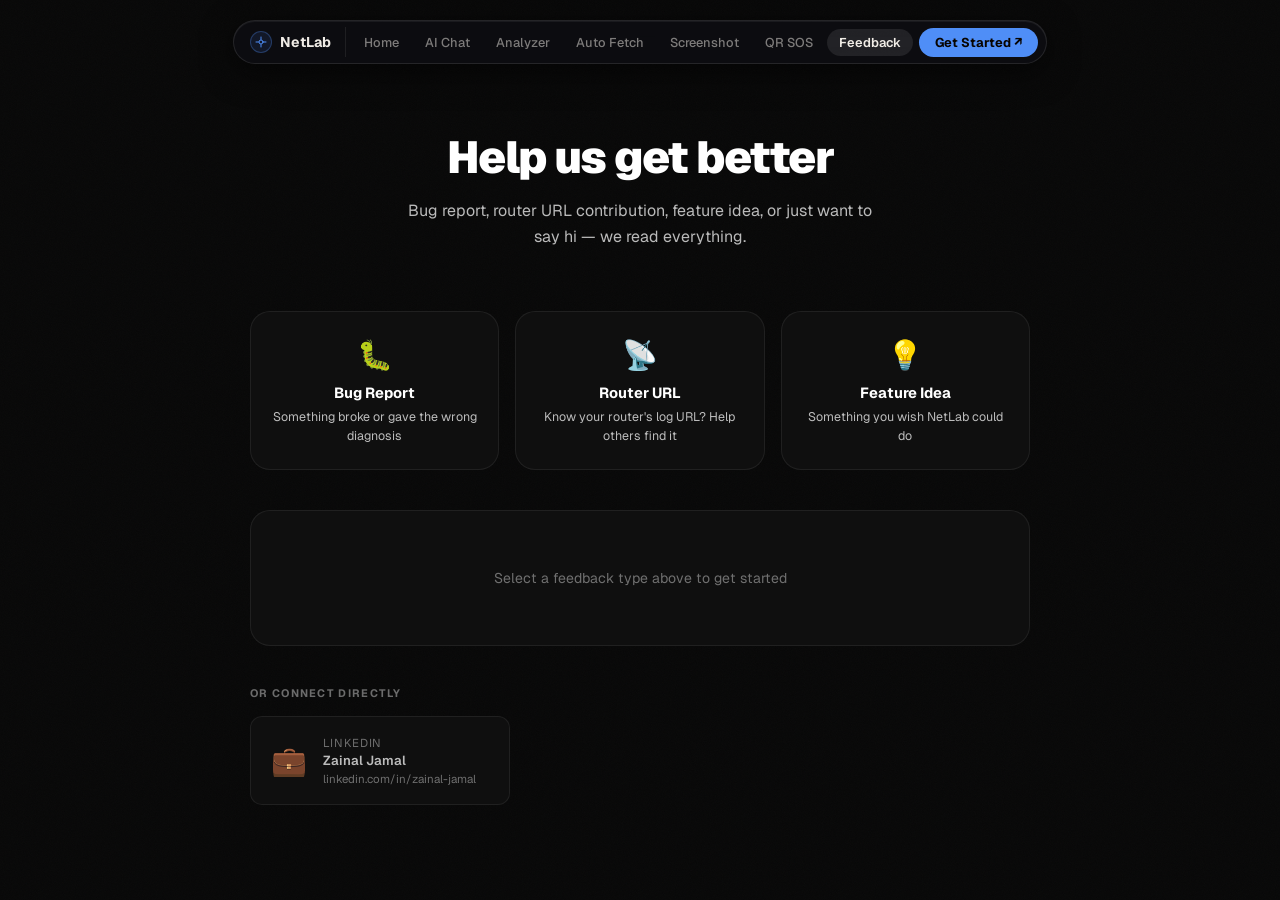
<file: feedback.html>
<!DOCTYPE html>
<html lang="en">
<head>
  <meta charset="UTF-8"/>
  <meta name="viewport" content="width=device-width, initial-scale=1.0"/>
  <title>NetLab — Feedback</title>
  <link rel="stylesheet" href="css/style.css"/>
</head>
<body>
<script src="js/nav.js" defer></script>

<div class="page">
<div class="page-inner" style="max-width:860px;">

  <!-- Header -->
  <div style="text-align:center;margin-bottom:60px;">
    <h1 style="font-size:2.8rem;font-weight:900;letter-spacing:-0.04em;margin-bottom:12px;">
      Help us get better
    </h1>
    <p style="color:var(--text2);font-size:1rem;line-height:1.65;max-width:480px;margin:0 auto;">
      Bug report, router URL contribution, feature idea, or just want to say hi — we read everything.
    </p>
  </div>

  <!-- Three paths -->
  <div style="display:grid;grid-template-columns:repeat(3,1fr);gap:16px;margin-bottom:40px;">

    <button onclick="selectType('bug')" class="type-card" id="type-bug">
      <div class="type-icon">🐛</div>
      <div class="type-title">Bug Report</div>
      <div class="type-desc">Something broke or gave the wrong diagnosis</div>
    </button>

    <button onclick="selectType('router')" class="type-card" id="type-router">
      <div class="type-icon">📡</div>
      <div class="type-title">Router URL</div>
      <div class="type-desc">Know your router's log URL? Help others find it</div>
    </button>

    <button onclick="selectType('idea')" class="type-card" id="type-idea">
      <div class="type-icon">💡</div>
      <div class="type-title">Feature Idea</div>
      <div class="type-desc">Something you wish NetLab could do</div>
    </button>

  </div>

  <!-- Form -->
  <div class="step-card" id="form-card">

    <!-- Bug report fields -->
    <div id="fields-bug" class="form-fields" style="display:none;">
      <div class="field-group">
        <label class="field-label">What happened?</label>
        <textarea class="field-input" rows="3" placeholder="Describe what went wrong. What did you expect vs what actually happened?"></textarea>
      </div>
      <div class="field-group">
        <label class="field-label">Router brand / model <span class="field-optional">optional</span></label>
        <input type="text" class="field-input" placeholder="e.g. TP-Link Archer AX73"/>
      </div>
      <div class="field-group">
        <label class="field-label">Paste the logs that caused the issue <span class="field-optional">optional</span></label>
        <textarea class="field-input field-mono" rows="5" placeholder="Paste router log lines here..."></textarea>
      </div>
    </div>

    <!-- Router URL fields -->
    <div id="fields-router" class="form-fields" style="display:none;">
      <div style="background:var(--accent-lo);border:1px solid rgba(79,142,247,0.2);border-radius:var(--r);padding:14px 16px;font-size:0.82rem;color:var(--text2);margin-bottom:20px;line-height:1.65;">
        💙 Router URL contributions go directly into <code style="color:var(--accent);font-family:var(--mono);">router-db.json</code> and help everyone who has the same router model. Thank you.
      </div>
      <div style="display:grid;grid-template-columns:1fr 1fr;gap:14px;">
        <div class="field-group">
          <label class="field-label">Router brand</label>
          <input type="text" class="field-input" placeholder="e.g. TP-Link"/>
        </div>
        <div class="field-group">
          <label class="field-label">Router model</label>
          <input type="text" class="field-input" placeholder="e.g. Archer BE800"/>
        </div>
      </div>
      <div class="field-group">
        <label class="field-label">Log page URL</label>
        <input type="text" class="field-input field-mono" placeholder="e.g. /cgi-bin/log_syslog.asp"/>
      </div>
      <div class="field-group">
        <label class="field-label">Firmware version <span class="field-optional">optional</span></label>
        <input type="text" class="field-input" placeholder="e.g. 1.3.2"/>
      </div>
      <div class="field-group">
        <label class="field-label">ISP <span class="field-optional">optional</span></label>
        <input type="text" class="field-input" placeholder="e.g. Unifi, Maxis, Time"/>
      </div>
    </div>

    <!-- Feature idea fields -->
    <div id="fields-idea" class="form-fields" style="display:none;">
      <div class="field-group">
        <label class="field-label">What would you like NetLab to do?</label>
        <textarea class="field-input" rows="4" placeholder="Describe your idea. The more specific the better — what problem does it solve?"></textarea>
      </div>
      <div class="field-group">
        <label class="field-label">How important is this to you?</label>
        <div style="display:flex;gap:8px;margin-top:4px;">
          <button class="priority-btn" onclick="setPriority(this,'nice')">Nice to have</button>
          <button class="priority-btn" onclick="setPriority(this,'important')">Important</button>
          <button class="priority-btn" onclick="setPriority(this,'critical')">Really need it</button>
        </div>
      </div>
    </div>

    <!-- Empty state -->
    <div id="fields-empty" style="text-align:center;padding:32px;color:var(--text3);font-size:0.88rem;">
      Select a feedback type above to get started
    </div>

    <!-- Common fields (shown after type selected) -->
    <div id="common-fields" style="display:none;">
      <div class="field-group">
        <label class="field-label">Your email <span class="field-optional">optional — only if you want a reply</span></label>
        <input type="email" class="field-input" placeholder="you@example.com"/>
      </div>

      <button class="btn btn-white btn-full" id="submit-btn" onclick="submitFeedback()" style="margin-top:8px;">
        Send Feedback
      </button>

      <div style="text-align:center;font-size:0.72rem;color:var(--text3);margin-top:10px;">
        No account needed. We don't sell your data. Ever.
      </div>
    </div>

  </div>

  <!-- Success state (hidden) -->
  <div id="success-card" class="step-card hidden" style="text-align:center;padding:48px;">
    <div style="font-size:3rem;margin-bottom:16px;">✅</div>
    <div style="font-size:1.3rem;font-weight:700;margin-bottom:10px;">Thank you!</div>
    <div style="color:var(--text2);font-size:0.9rem;margin-bottom:28px;">
      Your feedback has been received. We read every single submission.
    </div>
    <div style="display:flex;gap:10px;justify-content:center;">
      <a href="index.html" class="btn btn-ghost btn-sm">Back to Home</a>
      <button class="btn btn-white btn-sm" onclick="resetForm()">Send Another</button>
    </div>
  </div>

  <!-- LinkedIn -->
  <div style="margin-top:40px;">
    <div style="font-size:0.68rem;font-weight:700;letter-spacing:0.12em;text-transform:uppercase;color:var(--text3);margin-bottom:16px;">Or connect directly</div>
    <a href="https://www.linkedin.com/in/zainal-jamal/" target="_blank" class="contact-card" style="max-width:260px;display:flex;align-items:center;gap:16px;text-align:left;padding:18px 20px;">
      <div style="font-size:1.8rem;flex-shrink:0;">💼</div>
      <div>
        <div class="contact-title" style="margin-bottom:2px;">LinkedIn</div>
        <div class="contact-val">Zainal Jamal</div>
        <div style="font-size:0.72rem;color:var(--text3);margin-top:2px;">linkedin.com/in/zainal-jamal</div>
      </div>
    </a>
  </div>

</div>
</div>

<style>
  .type-card {
    background: var(--surface);
    border: 1px solid var(--border);
    border-radius: var(--r2);
    padding: 24px 20px;
    text-align: center;
    cursor: pointer;
    font-family: var(--font);
    color: var(--text);
    transition: border-color 200ms, background 200ms, box-shadow 200ms;
    width: 100%;
  }

  .type-card:hover {
    border-color: rgba(79,142,247,0.3);
    background: var(--surface2);
  }

  .type-card.selected {
    border-color: var(--accent);
    background: var(--accent-lo);
    box-shadow: 0 0 0 1px rgba(79,142,247,0.2);
  }

  .type-icon  { font-size:1.8rem; margin-bottom:10px; }
  .type-title { font-weight:700; font-size:0.92rem; margin-bottom:6px; }
  .type-desc  { font-size:0.78rem; color:var(--text2); line-height:1.5; }

  .form-fields { display:flex; flex-direction:column; gap:18px; margin-bottom:20px; }

  .field-group { display:flex; flex-direction:column; gap:6px; }

  .field-label {
    font-size:0.78rem; font-weight:600; color:var(--text2);
    display:flex; align-items:center; gap:8px;
  }

  .field-optional {
    font-weight:400; color:var(--text3); font-size:0.72rem;
  }

  .field-input {
    background: var(--surface2);
    border: 1px solid var(--border);
    border-radius: var(--r);
    color: var(--text);
    font-family: var(--font);
    font-size: 0.88rem;
    padding: 10px 14px;
    outline: none;
    resize: vertical;
    transition: border-color 150ms, box-shadow 150ms;
    width: 100%;
    line-height: 1.6;
  }

  .field-input:focus {
    border-color: var(--accent);
    box-shadow: 0 0 0 3px var(--accent-lo);
  }

  .field-input::placeholder { color: var(--text3); }
  .field-mono { font-family: var(--mono); font-size: 0.8rem; color: var(--text); }

  .priority-btn {
    padding: 7px 16px; border-radius: 99px;
    border: 1px solid var(--border); background: transparent;
    color: var(--text2); font-size: 0.8rem; font-family: var(--font);
    cursor: pointer; transition: border-color 150ms, color 150ms, background 150ms;
  }

  .priority-btn:hover { border-color: var(--accent); color: var(--accent); }
  .priority-btn.active { background: var(--accent); color: #fff; border-color: var(--accent); }

  .contact-card {
    background: var(--surface);
    border: 1px solid var(--border);
    border-radius: var(--r);
    padding: 18px;
    text-align: center;
    transition: border-color 200ms, background 200ms;
    text-decoration: none;
    display: block;
  }

  .contact-card:hover {
    border-color: rgba(79,142,247,0.3);
    background: var(--surface2);
  }

  .contact-icon  { font-size:1.4rem; margin-bottom:8px; }
  .contact-title { font-size:0.72rem; color:var(--text3); text-transform:uppercase; letter-spacing:0.08em; margin-bottom:4px; }
  .contact-val   { font-size:0.82rem; font-weight:600; color:var(--text2); }
</style>

<script>
let selectedType = null;

function selectType(type) {
  selectedType = type;

  // Update card states
  ['bug','router','idea'].forEach(t => {
    document.getElementById(`type-${t}`).classList.toggle('selected', t === type);
  });

  // Hide all field groups
  document.querySelectorAll('.form-fields').forEach(f => f.style.display = 'none');
  document.getElementById('fields-empty').style.display = 'none';

  // Show relevant fields
  document.getElementById(`fields-${type}`).style.display = 'flex';
  document.getElementById('common-fields').style.display = 'flex';
  document.getElementById('common-fields').style.flexDirection = 'column';
  document.getElementById('common-fields').style.gap = '14px';
}

function setPriority(btn, val) {
  document.querySelectorAll('.priority-btn').forEach(b => b.classList.remove('active'));
  btn.classList.add('active');
}

function submitFeedback() {
  if (!selectedType) return;

  const btn = document.getElementById('submit-btn');
  btn.textContent = 'Sending...';
  btn.disabled = true;

  // Simulate send (replace with real API endpoint when backend is ready)
  setTimeout(() => {
    document.getElementById('form-card').classList.add('hidden');
    document.getElementById('success-card').classList.remove('hidden');
    btn.textContent = 'Send Feedback';
    btn.disabled = false;
  }, 1000);
}

function resetForm() {
  selectedType = null;
  ['bug','router','idea'].forEach(t => document.getElementById(`type-${t}`).classList.remove('selected'));
  document.querySelectorAll('.form-fields').forEach(f => f.style.display = 'none');
  document.getElementById('common-fields').style.display = 'none';
  document.getElementById('fields-empty').style.display = 'block';
  document.getElementById('form-card').classList.remove('hidden');
  document.getElementById('success-card').classList.add('hidden');
}
</script>

</body>
</html>
</file>
<file: css/style.css>
/* ============================================
   NetLab — Unified Design System
   All pages. One stylesheet.
   ============================================ */

@import url('https://fonts.googleapis.com/css2?family=Geist:wght@300;400;500;600;700;800;900&family=Geist+Mono:wght@400;500&display=swap');

*, *::before, *::after { box-sizing: border-box; margin: 0; padding: 0; }
html { scroll-behavior: smooth; }

:root {
  --bg:        #080808;
  --surface:   #0f0f0f;
  --surface2:  #161616;
  --surface3:  #1c1c1c;
  --border:    rgba(255,255,255,0.07);
  --border-hi: rgba(255,255,255,0.13);

  --accent:    #4f8ef7;
  --accent-lo: rgba(79,142,247,0.08);
  --accent-md: rgba(79,142,247,0.16);

  --ok:    #4ade80;
  --warn:  #facc15;
  --err:   #f87171;

  --text:  #ffffff;
  --text2: rgba(255,255,255,0.72);
  --text3: rgba(255,255,255,0.4);

  --font: 'Geist', system-ui, sans-serif;
  --mono: 'Geist Mono', monospace;

  --ease-soft: cubic-bezier(0.23, 1, 0.32, 1);
  --r:  12px;
  --r2: 20px;
}

body {
  font-family: var(--font);
  background: var(--bg);
  color: var(--text);
  min-height: 100dvh;
  -webkit-font-smoothing: antialiased;
  overflow-x: hidden;
}

a { color: inherit; text-decoration: none; }

::-webkit-scrollbar { width: 4px; }
::-webkit-scrollbar-track { background: transparent; }
::-webkit-scrollbar-thumb { background: rgba(255,255,255,0.08); border-radius: 99px; }

/* Fixed grain */
body::after {
  content: '';
  position: fixed; inset: 0; z-index: 1; pointer-events: none;
  background-image: url("data:image/svg+xml,%3Csvg viewBox='0 0 256 256' xmlns='http://www.w3.org/2000/svg'%3E%3Cfilter id='n'%3E%3CfeTurbulence type='fractalNoise' baseFrequency='0.9' numOctaves='4' stitchTiles='stitch'/%3E%3C/filter%3E%3Crect width='100%25' height='100%25' filter='url(%23n)' opacity='1'/%3E%3C/svg%3E");
  background-size: 200px 200px; opacity: 0.025;
}

/* ── Page wrapper ─────────────────────────── */
.page { position: relative; z-index: 2; padding-top: 80px; }

/* ── Buttons ──────────────────────────────── */
.btn {
  display: inline-flex; align-items: center; gap: 8px;
  padding: 10px 22px; border-radius: 99px;
  font-size: 0.88rem; font-weight: 600; font-family: var(--font);
  border: none; cursor: pointer;
  transition: opacity 150ms, transform 160ms var(--ease-soft);
  text-decoration: none;
}

.btn:active { transform: scale(0.97); }
.btn:disabled { opacity: 0.35; cursor: not-allowed; transform: none !important; }

.btn-white {
  background: #ffffff; color: #080808;
  box-shadow: 0 4px 20px rgba(0,0,0,0.3);
}
.btn-white:hover { opacity: 0.9; }

.btn-ghost {
  background: transparent; border: 1px solid var(--border-hi); color: var(--text2);
}
.btn-ghost:hover { color: var(--text); border-color: rgba(255,255,255,0.25); background: rgba(255,255,255,0.04); }

.btn-accent {
  background: var(--accent); color: #fff;
  box-shadow: 0 4px 20px rgba(79,142,247,0.25);
}
.btn-accent:hover { opacity: 0.9; }

.btn-sm { padding: 7px 16px; font-size: 0.8rem; }
.btn-full { width: 100%; justify-content: center; }

/* ── Panel cards ──────────────────────────── */
.panel {
  background: var(--surface);
  border: 1px solid var(--border);
  border-radius: var(--r2);
  padding: 28px;
  display: flex; flex-direction: column; gap: 16px;
}

.panel-label {
  font-size: 0.65rem; font-weight: 700; letter-spacing: 0.12em;
  text-transform: uppercase; color: var(--text3);
  display: flex; align-items: center; gap: 8px;
}

.panel-label::before {
  content: ''; width: 3px; height: 12px;
  background: var(--accent); border-radius: 2px;
}

/* ── Terminal textarea ────────────────────── */
.log-input {
  width: 100%; flex: 1; min-height: 320px;
  background: #050505; border: 1px solid var(--border);
  border-radius: var(--r); color: rgba(79,142,247,0.9);
  font-family: var(--mono); font-size: 0.78rem; line-height: 1.85;
  padding: 16px; resize: vertical; outline: none;
  transition: border-color 150ms var(--ease-soft), box-shadow 150ms var(--ease-soft);
}
.log-input:focus { border-color: var(--accent); box-shadow: 0 0 0 3px var(--accent-lo); }
.log-input::placeholder { color: rgba(255,255,255,0.08); }
.log-input[readonly] { cursor: default; }

/* ── Lang toggle ──────────────────────────── */
.lang-toggle {
  display: flex; background: var(--surface2);
  border: 1px solid var(--border); border-radius: 99px;
  padding: 3px; gap: 3px; width: fit-content;
}

.lang-btn {
  padding: 4px 14px; border-radius: 99px; font-size: 0.78rem; font-weight: 600;
  border: none; background: transparent; color: var(--text3); cursor: pointer;
  transition: background 150ms, color 150ms; font-family: var(--font);
}
.lang-btn.active { background: var(--accent); color: #fff; }

/* ── Sample tags ──────────────────────────── */
.sample-tag {
  background: var(--surface2); border: 1px solid var(--border);
  border-radius: 99px; padding: 4px 12px;
  font-size: 0.7rem; font-family: var(--mono); color: var(--text3);
  cursor: pointer; transition: border-color 150ms, color 150ms;
}
.sample-tag:hover { border-color: var(--accent); color: var(--accent); }
.sample-tag:active { transform: scale(0.97); }

/* ── Result states ────────────────────────── */
.result-empty {
  flex: 1; display: flex; flex-direction: column; align-items: center;
  justify-content: center; gap: 10px; text-align: center;
  color: var(--text3); font-size: 0.85rem; padding: 40px;
}

.loading-state { display: none; flex-direction: column; align-items: center; justify-content: center; flex: 1; gap: 20px; }
.loading-state.visible { display: flex; }

.loader-ring {
  width: 44px; height: 44px;
  border: 2px solid var(--border);
  border-top-color: var(--accent);
  border-radius: 50%; animation: spin 0.8s linear infinite;
}

@keyframes spin { to { transform: rotate(360deg); } }

.loader-text { font-size: 0.82rem; color: var(--text2); font-family: var(--mono); }

.progress-wrap { width: 180px; height: 2px; background: var(--border); border-radius: 99px; overflow: hidden; }
.progress-fill { height: 100%; background: var(--accent); border-radius: 99px; width: 0%; transition: width 100ms ease; }

/* ── Result card ──────────────────────────── */
.result-card { display: none; flex-direction: column; gap: 16px; animation: fadeUp 300ms var(--ease-soft); }
.result-card.visible { display: flex; }

.sev-pill {
  display: inline-flex; align-items: center; gap: 6px;
  padding: 4px 12px; border-radius: 99px;
  font-size: 0.68rem; font-weight: 700; letter-spacing: 0.08em; text-transform: uppercase;
  width: fit-content;
}

.sev-pill.critical { background: rgba(248,113,113,0.1); color: var(--err); border: 1px solid rgba(248,113,113,0.25); }
.sev-pill.warning  { background: rgba(250,204,21,0.1); color: var(--warn); border: 1px solid rgba(250,204,21,0.25); }
.sev-pill.ok       { background: rgba(74,222,128,0.1); color: var(--ok);  border: 1px solid rgba(74,222,128,0.25); }

.result-title { font-size: 1.15rem; font-weight: 700; letter-spacing: -0.02em; }

.result-explanation {
  font-size: 0.85rem; color: var(--text2); line-height: 1.75;
  background: var(--surface2); border-radius: var(--r); padding: 16px;
  border-left: 2px solid var(--accent);
}

.result-steps { list-style: none; display: flex; flex-direction: column; gap: 9px; }

.result-steps li {
  display: flex; gap: 10px; align-items: flex-start;
  font-size: 0.83rem; color: var(--text2);
  opacity: 0; animation: stepIn 280ms var(--ease-soft) forwards;
}

.result-steps li:nth-child(1) { animation-delay: 60ms; }
.result-steps li:nth-child(2) { animation-delay: 110ms; }
.result-steps li:nth-child(3) { animation-delay: 160ms; }
.result-steps li:nth-child(4) { animation-delay: 210ms; }
.result-steps li:nth-child(5) { animation-delay: 260ms; }

@keyframes stepIn { from { opacity:0; transform:translateX(-8px); } to { opacity:1; transform:translateX(0); } }

.step-num {
  min-width: 20px; height: 20px; border-radius: 4px;
  background: var(--accent-lo); border: 1px solid rgba(79,142,247,0.2);
  color: var(--accent); font-size: 0.65rem; font-weight: 700;
  font-family: var(--mono); display: flex; align-items: center; justify-content: center;
  flex-shrink: 0; margin-top: 1px;
}

.router-chip {
  display: inline-flex; align-items: center; gap: 6px;
  background: var(--surface2); border: 1px solid var(--border);
  border-radius: 6px; padding: 4px 10px;
  font-size: 0.72rem; color: var(--text3); font-family: var(--mono);
}

/* ── Analyzer layout ──────────────────────── */
.analyzer-wrap {
  display: grid; grid-template-columns: 1fr 1fr; gap: 20px;
  max-width: 1300px; margin: 0 auto; padding: 32px 40px;
  min-height: calc(100vh - 80px);
}

/* ── Disclaimer inline ────────────────────── */
.disclaimer-inline {
  background: rgba(250,204,21,0.04); border: 1px solid rgba(250,204,21,0.14);
  border-left: 2px solid var(--warn); border-radius: var(--r);
  padding: 10px 14px; font-size: 0.73rem; color: var(--text3); line-height: 1.6;
}
.disclaimer-inline strong { color: var(--warn); }
.disclaimer-inline a { color: var(--accent); }

/* ── Page inner (non-analyzer pages) ─────── */
.page-inner { max-width: 760px; margin: 0 auto; padding: 48px 40px 80px; }

.page-hero { text-align: center; margin-bottom: 48px; }
.page-hero h1 { font-size: 2.4rem; font-weight: 800; letter-spacing: -0.03em; margin-bottom: 10px; }
.page-hero p  { color: var(--text2); font-size: 0.95rem; line-height: 1.65; }
.page-hero .bm { color: var(--text3); font-size: 0.82rem; margin-top: 4px; }

/* ── Step cards ───────────────────────────── */
.step-card {
  background: var(--surface); border: 1px solid var(--border);
  border-radius: var(--r2); padding: 26px; margin-bottom: 16px;
  transition: border-color 250ms var(--ease-soft);
}
.step-card:focus-within { border-color: var(--border-hi); }

.step-header { display: flex; align-items: flex-start; gap: 14px; margin-bottom: 18px; }

.step-badge {
  width: 32px; height: 32px; border-radius: 8px; flex-shrink: 0;
  background: var(--accent-lo); border: 1px solid rgba(79,142,247,0.2);
  color: var(--accent); font-weight: 700; font-size: 0.82rem; font-family: var(--mono);
  display: flex; align-items: center; justify-content: center;
}

.step-badge.done { background: rgba(74,222,128,0.1); border-color: rgba(74,222,128,0.25); color: var(--ok); }

.step-title { font-weight: 700; font-size: 0.95rem; color: var(--text); }
.step-sub   { font-size: 0.78rem; color: var(--text3); margin-top: 3px; }

/* ── IP input ─────────────────────────────── */
.ip-input {
  flex: 1; background: var(--surface2); border: 1px solid var(--border);
  border-radius: var(--r); color: var(--text); font-family: var(--mono);
  font-size: 0.95rem; padding: 10px 14px; outline: none;
  transition: border-color 150ms, box-shadow 150ms;
}
.ip-input:focus { border-color: var(--accent); box-shadow: 0 0 0 3px var(--accent-lo); }

.ip-presets { display: flex; flex-wrap: wrap; gap: 6px; margin-top: 10px; }

.ip-preset {
  background: var(--surface2); border: 1px solid var(--border);
  border-radius: 99px; padding: 3px 11px;
  font-size: 0.72rem; font-family: var(--mono); color: var(--text3);
  cursor: pointer; transition: border-color 150ms, color 150ms;
}
.ip-preset:hover { border-color: var(--accent); color: var(--accent); }

/* ── Progress log ─────────────────────────── */
.progress-log {
  background: #050505; border: 1px solid var(--border); border-radius: var(--r);
  padding: 14px 16px; font-family: var(--mono); font-size: 0.72rem;
  line-height: 1.9; max-height: 190px; overflow-y: auto; color: var(--text3);
}
.log-ok   { color: var(--ok); display: block; }
.log-fail { color: var(--err); display: block; }
.log-info { color: var(--accent); display: block; }

/* ── Upload zone ──────────────────────────── */
.upload-zone {
  border: 2px dashed var(--border); border-radius: var(--r2);
  padding: 56px 24px; text-align: center; cursor: pointer; position: relative;
  transition: border-color 200ms, background 200ms; background: var(--surface);
}
.upload-zone:hover, .upload-zone.drag-over { border-color: var(--accent); background: var(--accent-lo); }
.upload-zone input[type=file] { position: absolute; inset: 0; opacity: 0; cursor: pointer; width: 100%; height: 100%; }

/* ── QR step indicator ────────────────────── */
.qr-steps { display: flex; gap: 0; position: relative; margin-bottom: 36px; }
.qr-steps::before {
  content: ''; position: absolute; top: 16px; left: 10%; right: 10%;
  height: 1px; background: var(--border);
}
.qr-step { flex: 1; display: flex; flex-direction: column; align-items: center; gap: 8px; position: relative; z-index: 1; }

.qr-dot {
  width: 32px; height: 32px; border-radius: 8px;
  background: var(--surface); border: 1px solid var(--border);
  display: flex; align-items: center; justify-content: center;
  font-weight: 700; font-size: 0.82rem; font-family: var(--mono); color: var(--text3);
  transition: background 200ms, border-color 200ms, color 200ms, box-shadow 200ms;
}
.qr-step.active .qr-dot {
  background: var(--accent); color: #fff; border-color: var(--accent);
  box-shadow: 0 0 16px rgba(79,142,247,0.35);
}
.qr-step-lbl { font-size: 0.68rem; color: var(--text3); text-align: center; }

/* ══════════════════════════════════════
   CHAT PAGE — Clean, simple, refreshing
══════════════════════════════════════ */
.chat-page { display: flex; flex-direction: column; height: calc(100vh - 80px); }

.chat-topbar {
  padding: 16px 40px; border-bottom: 1px solid var(--border);
  display: flex; align-items: center; justify-content: space-between;
  background: var(--surface); flex-shrink: 0;
}

.chat-topbar-left { display: flex; align-items: center; gap: 12px; }

.chat-ai-avatar {
  width: 36px; height: 36px; border-radius: 10px;
  background: var(--accent-lo); border: 1px solid rgba(79,142,247,0.25);
  display: flex; align-items: center; justify-content: center;
}
.chat-ai-avatar svg { width: 18px; height: 18px; stroke: var(--accent); fill: none; stroke-width: 1.5; }

.chat-ai-name  { font-weight: 700; font-size: 0.92rem; }
.chat-ai-model { font-size: 0.72rem; color: var(--text3); font-family: var(--mono); }

.status-pill {
  display: flex; align-items: center; gap: 6px;
  background: var(--surface2); border: 1px solid var(--border);
  border-radius: 99px; padding: 5px 14px; font-size: 0.72rem; font-family: var(--mono); color: var(--text3);
}
.status-dot { width: 6px; height: 6px; border-radius: 50%; background: var(--text3); }
.status-dot.on  { background: var(--ok); box-shadow: 0 0 6px var(--ok); animation: dotPulse 2s ease-in-out infinite; }
.status-dot.off { background: var(--err); }

@keyframes dotPulse { 0%,100%{opacity:1} 50%{opacity:0.4} }

/* Messages area */
.messages {
  flex: 1; overflow-y: auto; padding: 40px;
  display: flex; flex-direction: column; gap: 24px;
  max-width: 860px; width: 100%; margin: 0 auto; align-self: center;
}

/* Welcome */
.chat-welcome {
  display: flex; flex-direction: column; align-items: center;
  justify-content: center; gap: 32px; text-align: center;
  flex: 1; padding: 40px;
  animation: fadeUp 400ms var(--ease-soft);
}

.welcome-avatar {
  width: 64px; height: 64px; border-radius: 18px;
  background: var(--surface); border: 1px solid var(--border);
  display: flex; align-items: center; justify-content: center;
}
.welcome-avatar svg { width: 28px; height: 28px; stroke: var(--accent); fill: none; stroke-width: 1.5; }

.welcome-heading { font-size: 1.8rem; font-weight: 800; letter-spacing: -0.03em; }
.welcome-sub     { font-size: 0.92rem; color: var(--text2); max-width: 400px; line-height: 1.7; }
.welcome-bm      { font-size: 0.8rem; color: var(--text3); margin-top: 2px; }

/* Quick prompts */
.quick-grid {
  display: grid; grid-template-columns: 1fr 1fr; gap: 10px;
  max-width: 540px; width: 100%;
}

.quick-card {
  background: var(--surface); border: 1px solid var(--border);
  border-radius: var(--r); padding: 14px 16px;
  font-size: 0.82rem; color: var(--text2); cursor: pointer; text-align: left;
  transition: border-color 150ms, background 150ms, transform 160ms var(--ease-soft);
  border: none; font-family: var(--font); width: 100%;
  border: 1px solid var(--border);
}
.quick-card:hover { border-color: rgba(79,142,247,0.3); background: var(--surface2); color: var(--text); }
.quick-card:active { transform: scale(0.97); }
.quick-title { font-weight: 700; font-size: 0.85rem; color: var(--text); margin-bottom: 3px; }
.quick-sub   { font-size: 0.75rem; color: var(--text3); }

/* Messages */
.message { display: flex; gap: 12px; animation: fadeUp 250ms var(--ease-soft); max-width: 100%; }
.message.user { flex-direction: row-reverse; }

.msg-avatar {
  width: 30px; height: 30px; border-radius: 8px; flex-shrink: 0;
  background: var(--surface2); border: 1px solid var(--border);
  display: flex; align-items: center; justify-content: center; align-self: flex-end;
}
.msg-avatar svg { width: 14px; height: 14px; stroke: var(--text3); fill: none; stroke-width: 1.5; }
.message.user .msg-avatar { background: var(--accent-lo); border-color: rgba(79,142,247,0.2); }
.message.user .msg-avatar svg { stroke: var(--accent); }

.msg-bubble {
  padding: 12px 16px; border-radius: 16px;
  font-size: 0.875rem; line-height: 1.7; word-break: break-word;
  max-width: calc(100% - 50px);
}

.message.ai   .msg-bubble { background: var(--surface); border: 1px solid var(--border); border-bottom-left-radius: 4px; }
.message.user .msg-bubble { background: var(--accent); color: #fff; border-bottom-right-radius: 4px; font-weight: 500; }

.thinking {
  display: flex; align-items: center; gap: 8px;
  padding: 10px 16px; background: var(--surface); border: 1px solid var(--border);
  border-radius: 14px; border-bottom-left-radius: 4px; width: fit-content;
  font-size: 0.75rem; color: var(--text3);
}

.thinking-dots { display: flex; gap: 4px; }
.thinking-dots span {
  width: 5px; height: 5px; border-radius: 50%; background: var(--text3);
  animation: dotBounce 1.2s ease-in-out infinite;
}
.thinking-dots span:nth-child(2) { animation-delay: 0.15s; }
.thinking-dots span:nth-child(3) { animation-delay: 0.30s; }

@keyframes dotBounce { 0%,60%,100%{transform:translateY(0);opacity:0.35} 30%{transform:translateY(-5px);opacity:1} }

.cursor-blink {
  display: inline-block; width: 2px; height: 1em;
  background: var(--accent); margin-left: 2px; vertical-align: middle;
  animation: blink 0.8s ease-in-out infinite;
}
@keyframes blink { 0%,100%{opacity:1} 50%{opacity:0} }

/* Chat input */
.chat-input-area {
  padding: 16px 40px 24px; border-top: 1px solid var(--border);
  display: flex; flex-direction: column; gap: 10px;
  max-width: 860px; width: 100%; margin: 0 auto; align-self: center; flex-shrink: 0;
}

.offline-note {
  background: rgba(248,113,113,0.06); border: 1px solid rgba(248,113,113,0.15);
  border-radius: var(--r); padding: 10px 14px; font-size: 0.75rem; color: var(--text3);
  display: none;
}

.attach-toggle {
  display: flex; align-items: center; gap: 7px; font-size: 0.73rem; color: var(--text3);
  cursor: pointer; width: fit-content; border: none; background: none; font-family: var(--font);
  transition: color 150ms;
}
.attach-toggle:hover { color: var(--accent); }

.attach-box { display: none; }
.attach-box.open { display: block; }

.attach-input {
  width: 100%; background: #050505; border: 1px solid var(--border);
  border-radius: var(--r); color: rgba(79,142,247,0.8); font-family: var(--mono);
  font-size: 0.73rem; padding: 12px; resize: vertical; min-height: 80px; max-height: 140px; outline: none;
  transition: border-color 150ms;
}
.attach-input:focus { border-color: var(--accent); }

.input-row { display: flex; gap: 10px; align-items: flex-end; }

.chat-input {
  flex: 1; background: var(--surface); border: 1px solid var(--border);
  border-radius: 14px; color: var(--text); font-family: var(--font);
  font-size: 0.88rem; padding: 12px 16px; resize: none;
  min-height: 48px; max-height: 120px; outline: none; line-height: 1.5;
  overflow-y: hidden; transition: border-color 150ms, box-shadow 150ms;
}
.chat-input:focus { border-color: var(--accent); box-shadow: 0 0 0 3px var(--accent-lo); }

.send-btn {
  width: 48px; height: 48px; border-radius: 12px;
  background: var(--accent); border: none; cursor: pointer; flex-shrink: 0;
  display: flex; align-items: center; justify-content: center;
  transition: opacity 150ms, transform 160ms var(--ease-soft);
  box-shadow: 0 4px 16px rgba(79,142,247,0.25);
}
.send-btn:hover { opacity: 0.9; }
.send-btn:active { transform: scale(0.97); }
.send-btn:disabled { opacity: 0.3; cursor: not-allowed; transform: none; }
.send-btn svg { width: 18px; height: 18px; stroke: #fff; fill: none; stroke-width: 2; stroke-linecap: round; }

.input-hint { font-size: 0.68rem; color: var(--text3); text-align: center; }

/* ── Utilities ────────────────────────────── */
.hidden { display: none !important; }
.font-mono { font-family: var(--mono); }
.text-accent { color: var(--accent); }
.text-muted  { color: var(--text3); }

/* ── Keyframes ────────────────────────────── */
@keyframes fadeUp { from{opacity:0;transform:translateY(14px)} to{opacity:1;transform:translateY(0)} }
@keyframes fadeIn { from{opacity:0} to{opacity:1} }
</file>
